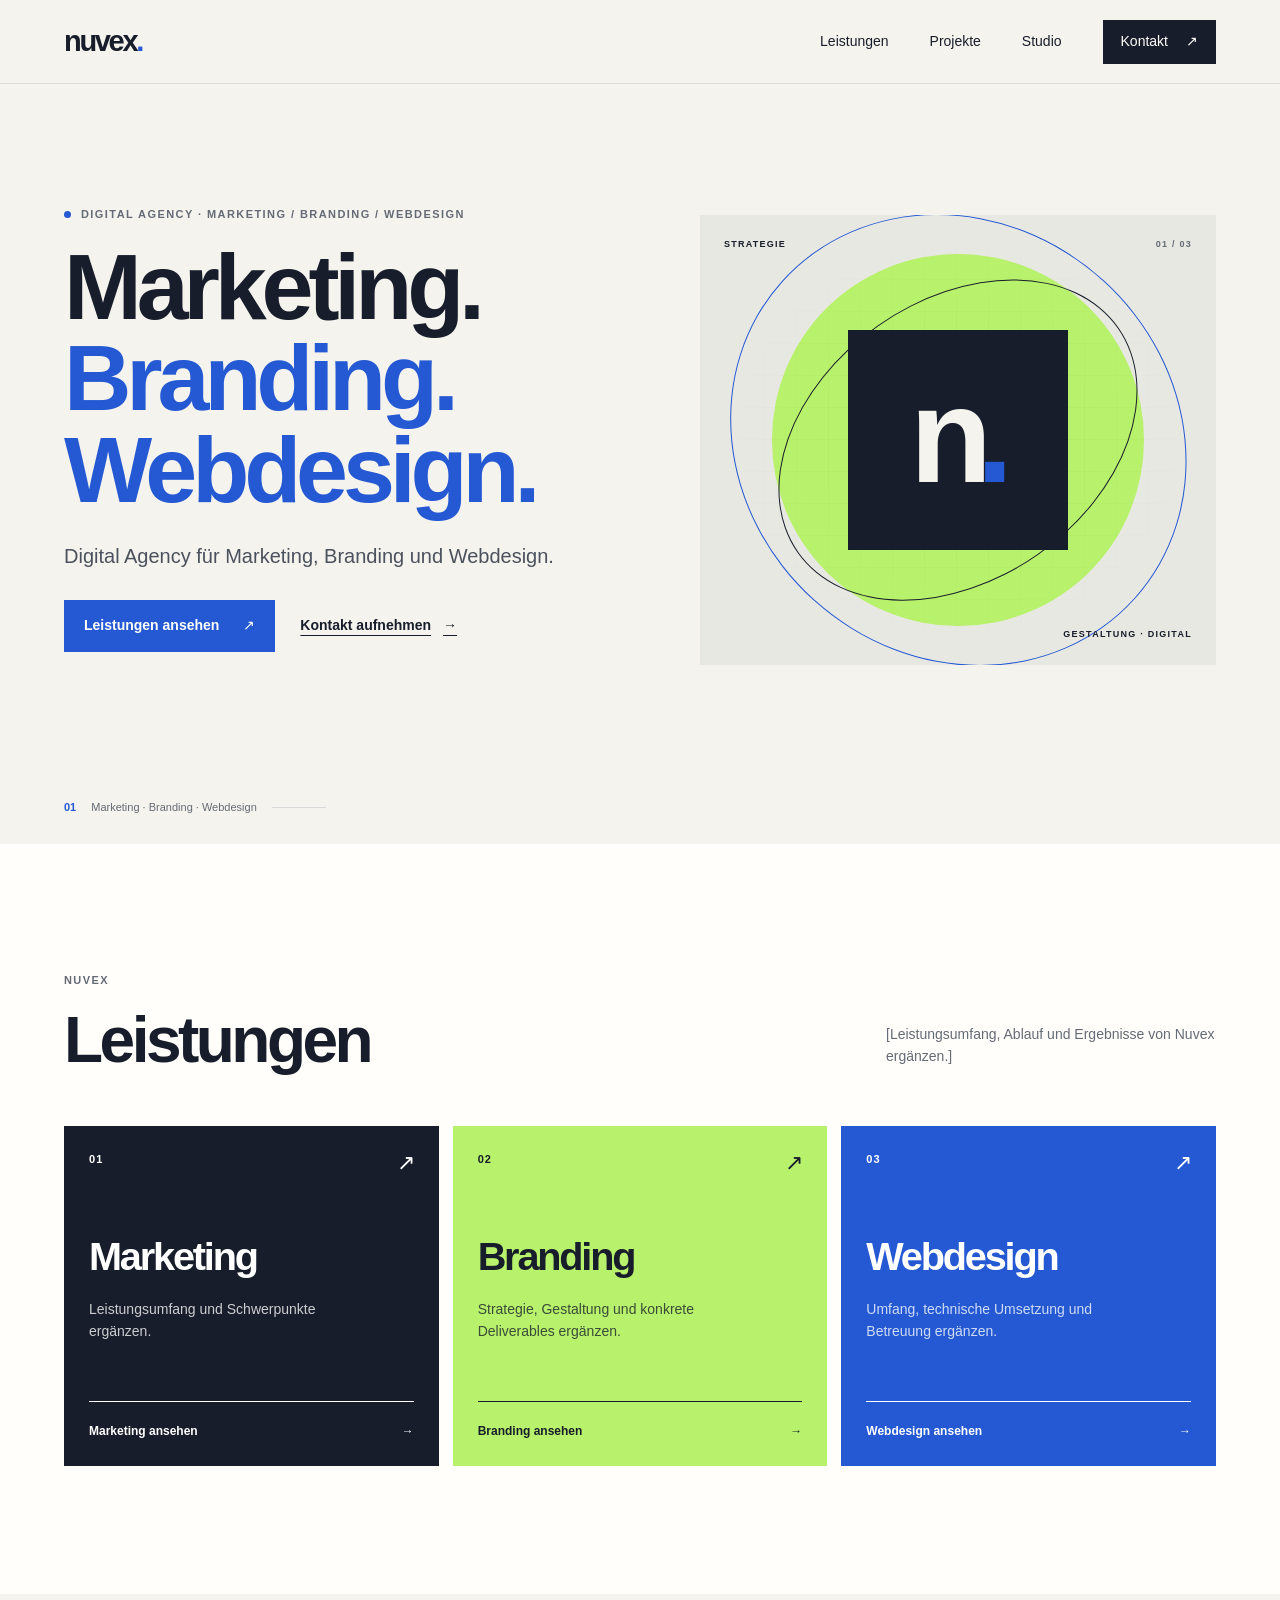
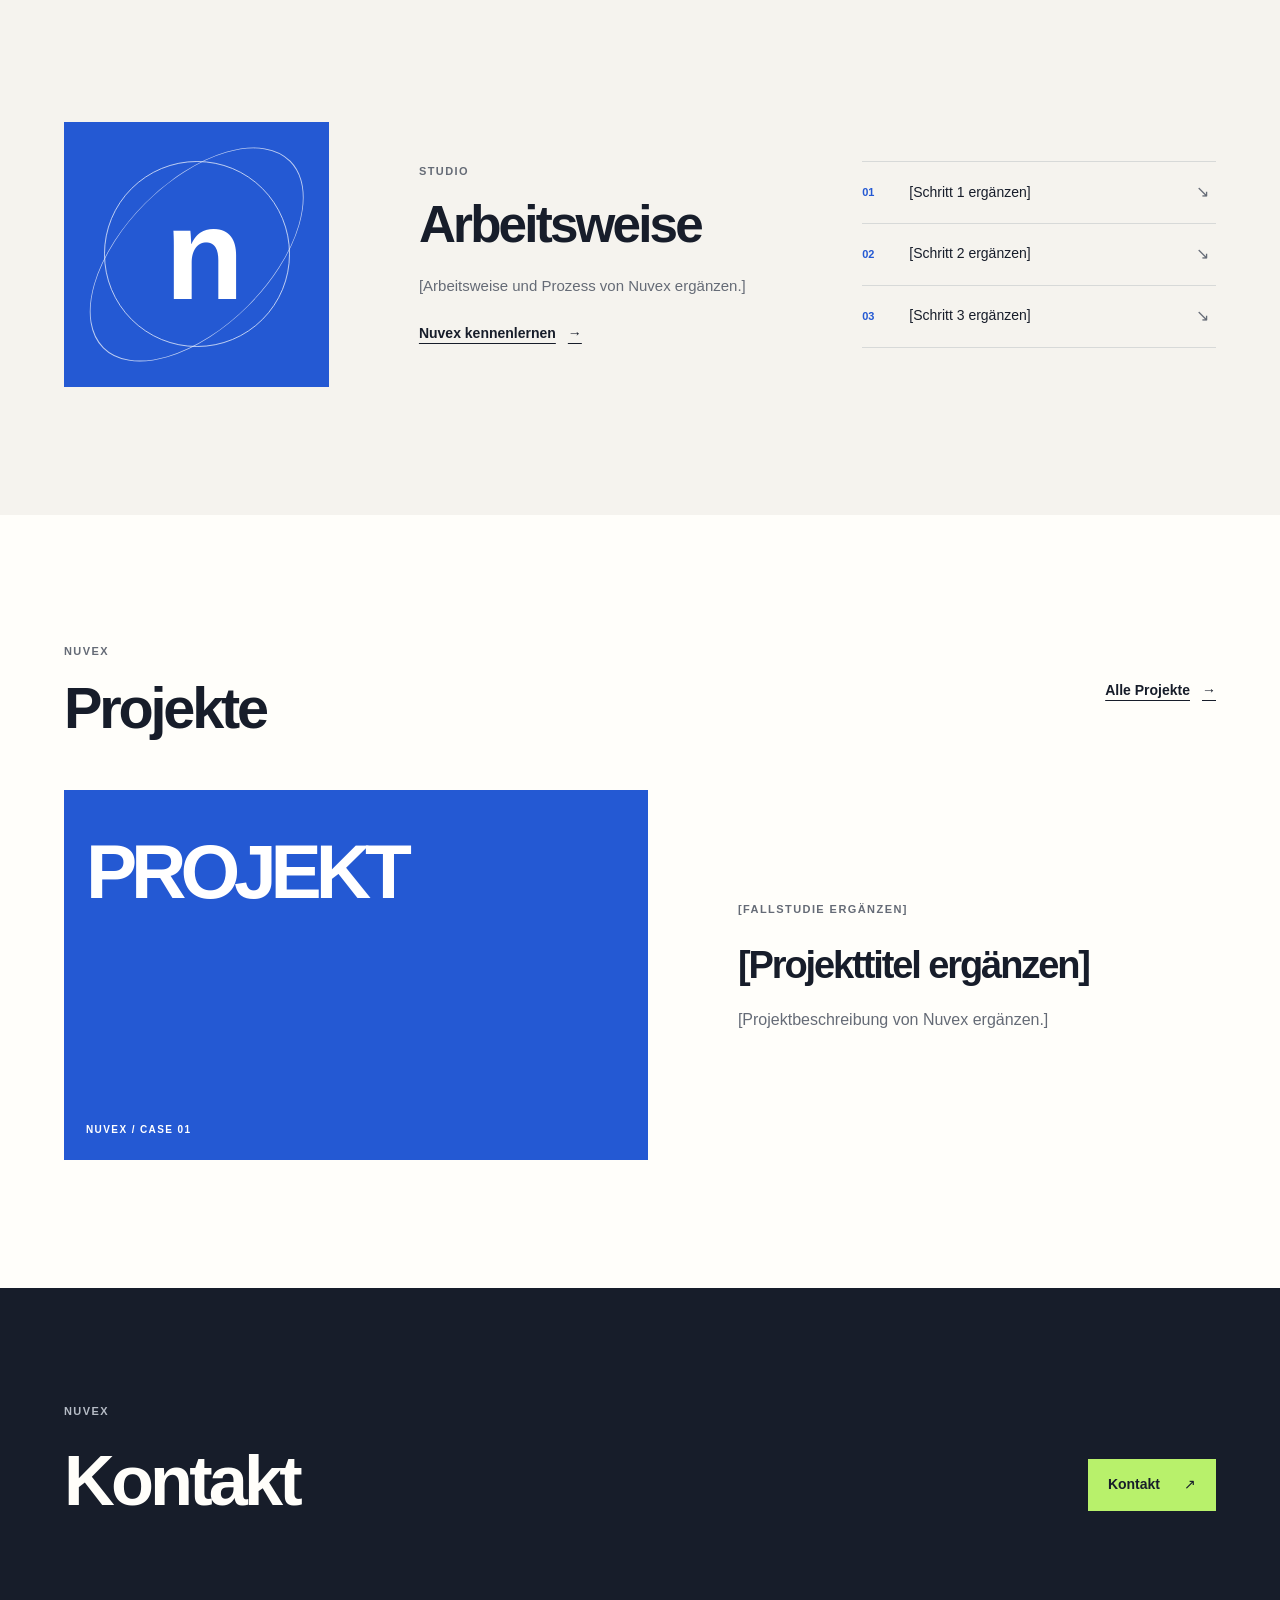
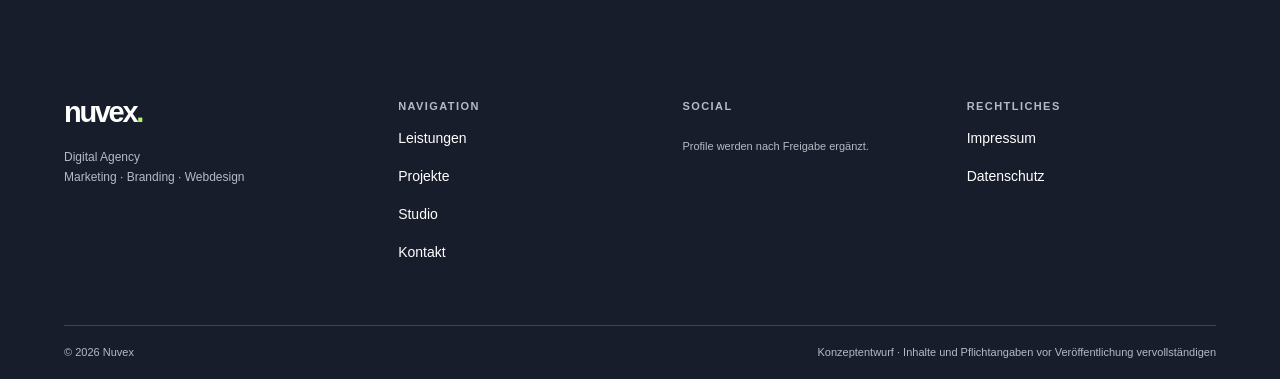
<file: index.html>
<!doctype html>
<html lang="de">
  <head>
    <meta charset="utf-8">
    <meta name="viewport" content="width=device-width, initial-scale=1">
    <meta name="theme-color" content="#171d2a">
    <meta name="description" content="Nuvex — Digital Agency für Marketing, Branding und Webdesign.">
    <title>Nuvex — Marketing, Branding, Webdesign</title>
    <link rel="stylesheet" href="/assets/site.css">
    <script src="/assets/site.js" defer></script>
  </head>
  <body>
    <a class="skip-link" href="#main">Zum Inhalt springen</a>
    <header class="site-header">
      <a class="wordmark" href="/" aria-label="Nuvex – Startseite" aria-current="page">nuvex<span aria-hidden="true">.</span></a>
      <button class="menu-toggle" type="button" aria-expanded="false" aria-controls="primary-nav">
        <span class="menu-toggle__label">Menü</span><span class="menu-toggle__icon" aria-hidden="true"></span>
      </button>
      <nav class="primary-nav" id="primary-nav" aria-label="Hauptnavigation">
        <a href="/leistungen/">Leistungen</a>
        <a href="/projekte/">Projekte</a>
        <a href="/studio/">Studio</a>
        <a class="nav-contact" href="/kontakt/">Kontakt <span aria-hidden="true">↗</span></a>
      </nav>
    </header>
    <main id="main">
      <section class="hero wrap">
        <div class="hero-copy">
          <p class="eyebrow"><span class="status-dot"></span> Digital Agency · Marketing / Branding / Webdesign</p>
          <h1>Marketing.<br><span class="accent-text">Branding.<br>Webdesign.</span></h1>
          <p class="hero-intro">Digital Agency für Marketing, Branding und Webdesign.</p>
          <div class="button-row">
            <a class="button button--primary" href="/leistungen/">Leistungen ansehen <span aria-hidden="true">↗</span></a>
            <a class="text-link" href="/kontakt/">Kontakt aufnehmen <span aria-hidden="true">→</span></a>
          </div>
        </div>
        <div class="hero-art" aria-label="Abstrakte geometrische Nuvex-Grafik" role="img">
          <div class="art-grid"></div>
          <div class="art-orbit art-orbit--one"></div>
          <div class="art-orbit art-orbit--two"></div>
          <div class="art-core"><span>n<span class="accent-text">.</span></span></div>
          <span class="art-label art-label--top">STRATEGIE</span>
          <span class="art-label art-label--bottom">GESTALTUNG · DIGITAL</span>
          <span class="art-index">01 / 03</span>
        </div>
        <div class="hero-footnote"><span>01</span><span>Marketing · Branding · Webdesign</span><span class="line"></span></div>
      </section>

      <section class="section services-section" aria-labelledby="services-title">
        <div class="wrap">
          <div class="section-heading">
            <div><p class="eyebrow">Nuvex</p><h2 id="services-title">Leistungen</h2></div>
            <p class="section-aside">[Leistungsumfang, Ablauf und Ergebnisse von Nuvex ergänzen.]</p>
          </div>
          <div class="service-grid">
            <a class="service-card" href="/leistungen/marketing/">
              <span class="service-card__number">01</span><span class="card-arrow" aria-hidden="true">↗</span>
              <div><h3>Marketing</h3><p>Leistungsumfang und Schwerpunkte ergänzen.</p></div>
              <span class="service-card__link">Marketing ansehen <span aria-hidden="true">→</span></span>
            </a>
            <a class="service-card service-card--lime" href="/leistungen/branding/">
              <span class="service-card__number">02</span><span class="card-arrow" aria-hidden="true">↗</span>
              <div><h3>Branding</h3><p>Strategie, Gestaltung und konkrete Deliverables ergänzen.</p></div>
              <span class="service-card__link">Branding ansehen <span aria-hidden="true">→</span></span>
            </a>
            <a class="service-card service-card--blue" href="/leistungen/webdesign/">
              <span class="service-card__number">03</span><span class="card-arrow" aria-hidden="true">↗</span>
              <div><h3>Webdesign</h3><p>Umfang, technische Umsetzung und Betreuung ergänzen.</p></div>
              <span class="service-card__link">Webdesign ansehen <span aria-hidden="true">→</span></span>
            </a>
          </div>
        </div>
      </section>

      <section class="section feature-section">
        <div class="wrap feature-layout">
          <div class="feature-mark" aria-hidden="true"><span>n</span><i></i><b></b></div>
          <div class="feature-copy">
            <p class="eyebrow">Studio</p>
            <h2>Arbeitsweise</h2>
            <p>[Arbeitsweise und Prozess von Nuvex ergänzen.]</p>
            <a class="text-link" href="/studio/">Nuvex kennenlernen <span aria-hidden="true">→</span></a>
          </div>
          <div class="process-list">
            <div><span>01</span><p>[Schritt 1 ergänzen]</p><span aria-hidden="true">↘</span></div>
            <div><span>02</span><p>[Schritt 2 ergänzen]</p><span aria-hidden="true">↘</span></div>
            <div><span>03</span><p>[Schritt 3 ergänzen]</p><span aria-hidden="true">↘</span></div>
          </div>
        </div>
      </section>

      <section class="section projects-section">
        <div class="wrap">
          <div class="section-heading section-heading--compact">
            <div><p class="eyebrow">Nuvex</p><h2>Projekte</h2></div>
            <a class="text-link" href="/projekte/">Alle Projekte <span aria-hidden="true">→</span></a>
          </div>
          <div class="project-placeholder">
            <div class="project-placeholder__visual" aria-hidden="true"><span>PROJEKT</span><span>NUVEX / CASE 01</span></div>
            <div><p class="eyebrow">[Fallstudie ergänzen]</p><h3>[Projekttitel ergänzen]</h3><p>[Projektbeschreibung von Nuvex ergänzen.]</p></div>
          </div>
        </div>
      </section>

      <section class="contact-band">
        <div class="wrap contact-band__inner">
          <p class="eyebrow">Nuvex</p><h2>Kontakt</h2>
          <a class="button button--light" href="/kontakt/">Kontakt <span aria-hidden="true">↗</span></a>
        </div>
      </section>
    </main>
    <footer class="site-footer">
      <div class="wrap footer-main">
        <div><a class="wordmark wordmark--footer" href="/">nuvex<span>.</span></a><p class="footer-caption">Digital Agency<br>Marketing · Branding · Webdesign</p></div>
        <div class="footer-col"><p class="eyebrow">Navigation</p><a href="/leistungen/">Leistungen</a><a href="/projekte/">Projekte</a><a href="/studio/">Studio</a><a href="/kontakt/">Kontakt</a></div>
        <div class="footer-col"><p class="eyebrow">Social</p><div class="social-links" data-social-links></div><a class="discord-link" data-discord hidden>Discord <span aria-hidden="true">↗</span></a><p class="footer-note" data-social-missing>Profile werden nach Freigabe ergänzt.</p></div>
        <div class="footer-col footer-col--legal"><p class="eyebrow">Rechtliches</p><a href="/impressum/">Impressum</a><a href="/datenschutz/">Datenschutz</a></div>
      </div>
      <div class="wrap footer-bottom"><span>© <span data-year>2026</span> Nuvex</span><span>Konzeptentwurf · Inhalte und Pflichtangaben vor Veröffentlichung vervollständigen</span></div>
    </footer>
  </body>
</html>
</file>
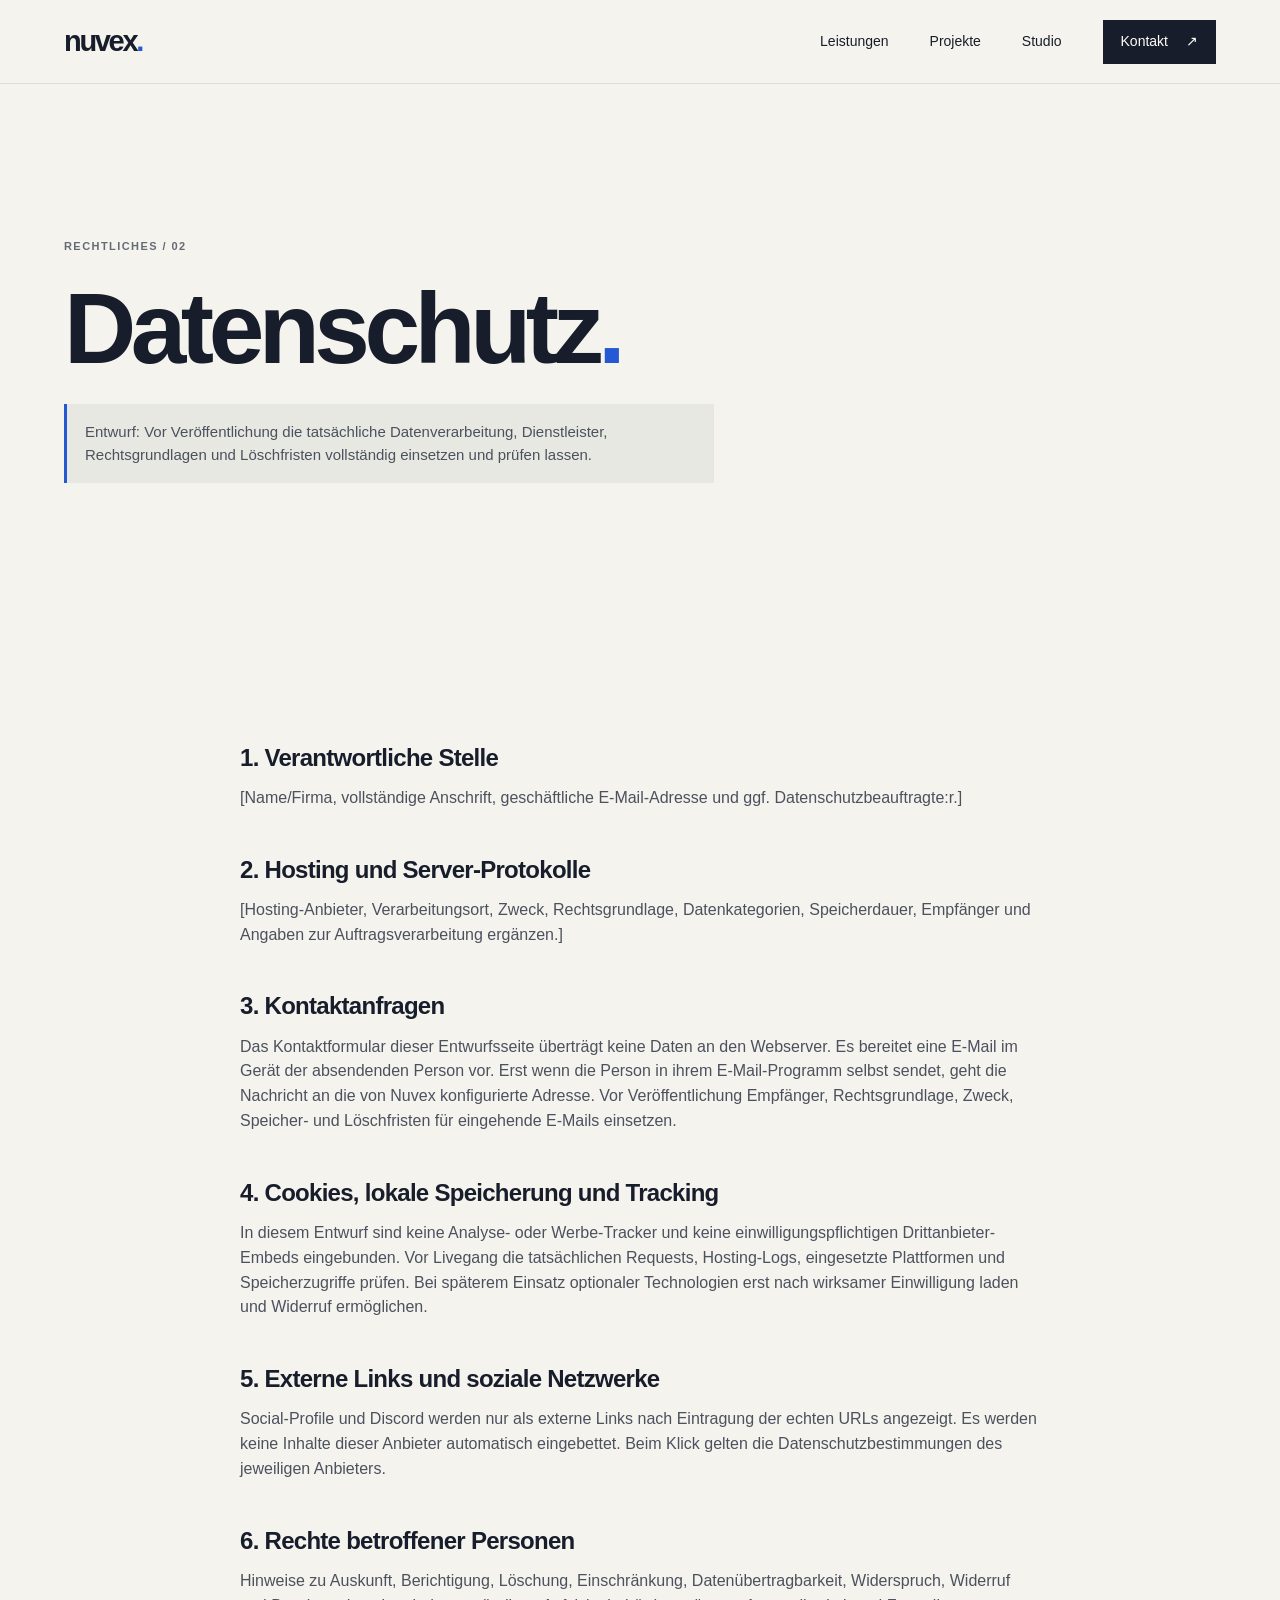
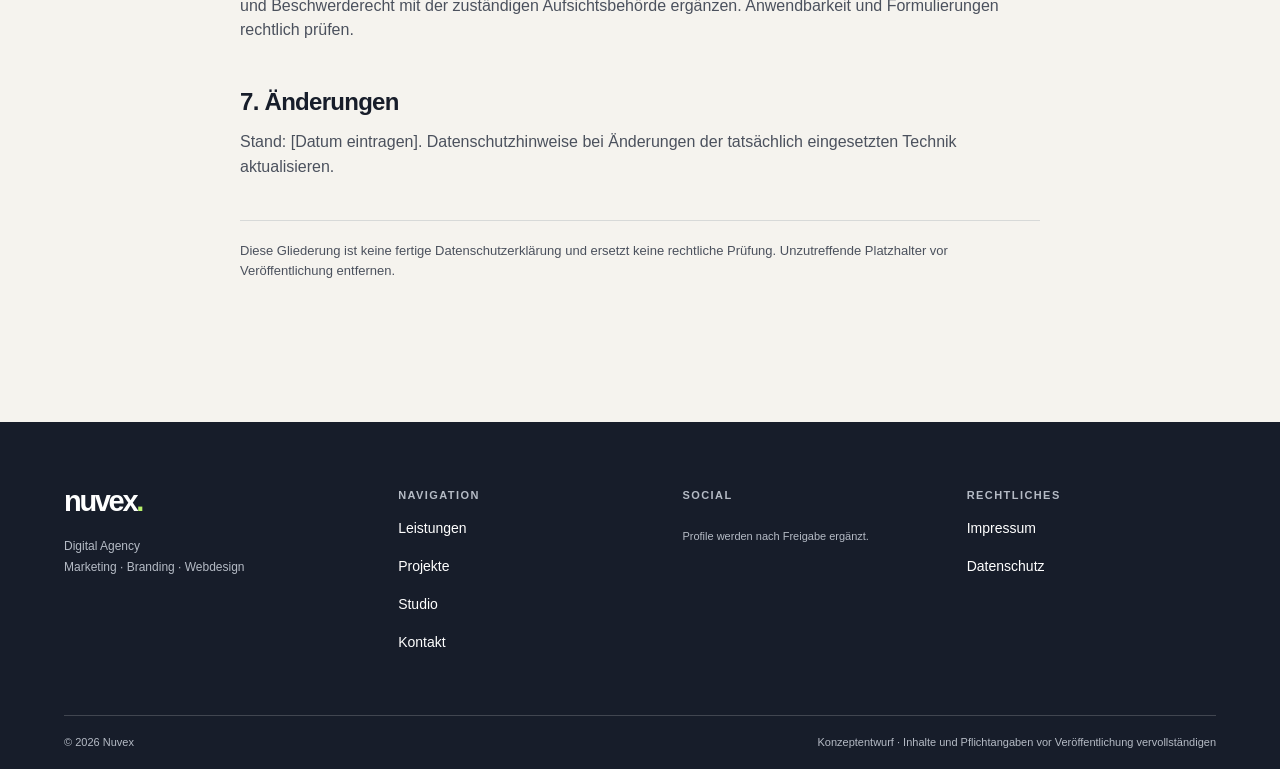
<file: datenschutz/index.html>
<!doctype html>
<html lang="de">
  <head><meta charset="utf-8"><meta name="viewport" content="width=device-width, initial-scale=1"><meta name="theme-color" content="#171d2a"><meta name="description" content="Datenschutzhinweise von Nuvex."><title>Datenschutz — Nuvex</title><link rel="stylesheet" href="/assets/site.css"><script src="/assets/site.js" defer></script></head>
  <body><a class="skip-link" href="#main">Zum Inhalt springen</a><header class="site-header"><a class="wordmark" href="/" aria-label="Nuvex – Startseite">nuvex<span>.</span></a><button class="menu-toggle" type="button" aria-expanded="false" aria-controls="primary-nav"><span class="menu-toggle__label">Menü</span><span class="menu-toggle__icon" aria-hidden="true"></span></button><nav class="primary-nav" id="primary-nav" aria-label="Hauptnavigation"><a href="/leistungen/">Leistungen</a><a href="/projekte/">Projekte</a><a href="/studio/">Studio</a><a class="nav-contact" href="/kontakt/">Kontakt <span aria-hidden="true">↗</span></a></nav></header>
    <main id="main"><section class="page-hero page-hero--legal wrap"><p class="eyebrow">Rechtliches / 02</p><h1>Datenschutz<span class="accent-text">.</span></h1><p class="page-intro legal-alert">Entwurf: Vor Veröffentlichung die tatsächliche Datenverarbeitung, Dienstleister, Rechtsgrundlagen und Löschfristen vollständig einsetzen und prüfen lassen.</p></section>
      <section class="section"><div class="wrap legal-content">
        <section><h2>1. Verantwortliche Stelle</h2><p>[Name/Firma, vollständige Anschrift, geschäftliche E-Mail-Adresse und ggf. Datenschutzbeauftragte:r.]</p></section>
        <section><h2>2. Hosting und Server-Protokolle</h2><p>[Hosting-Anbieter, Verarbeitungsort, Zweck, Rechtsgrundlage, Datenkategorien, Speicherdauer, Empfänger und Angaben zur Auftragsverarbeitung ergänzen.]</p></section>
        <section><h2>3. Kontaktanfragen</h2><p>Das Kontaktformular dieser Entwurfsseite überträgt keine Daten an den Webserver. Es bereitet eine E-Mail im Gerät der absendenden Person vor. Erst wenn die Person in ihrem E-Mail-Programm selbst sendet, geht die Nachricht an die von Nuvex konfigurierte Adresse. Vor Veröffentlichung Empfänger, Rechtsgrundlage, Zweck, Speicher- und Löschfristen für eingehende E-Mails einsetzen.</p></section>
        <section><h2>4. Cookies, lokale Speicherung und Tracking</h2><p>In diesem Entwurf sind keine Analyse- oder Werbe-Tracker und keine einwilligungspflichtigen Drittanbieter-Embeds eingebunden. Vor Livegang die tatsächlichen Requests, Hosting-Logs, eingesetzte Plattformen und Speicherzugriffe prüfen. Bei späterem Einsatz optionaler Technologien erst nach wirksamer Einwilligung laden und Widerruf ermöglichen.</p></section>
        <section><h2>5. Externe Links und soziale Netzwerke</h2><p>Social-Profile und Discord werden nur als externe Links nach Eintragung der echten URLs angezeigt. Es werden keine Inhalte dieser Anbieter automatisch eingebettet. Beim Klick gelten die Datenschutzbestimmungen des jeweiligen Anbieters.</p></section>
        <section><h2>6. Rechte betroffener Personen</h2><p>Hinweise zu Auskunft, Berichtigung, Löschung, Einschränkung, Datenübertragbarkeit, Widerspruch, Widerruf und Beschwerderecht mit der zuständigen Aufsichtsbehörde ergänzen. Anwendbarkeit und Formulierungen rechtlich prüfen.</p></section>
        <section><h2>7. Änderungen</h2><p>Stand: [Datum eintragen]. Datenschutzhinweise bei Änderungen der tatsächlich eingesetzten Technik aktualisieren.</p></section>
        <p class="legal-footnote">Diese Gliederung ist keine fertige Datenschutzerklärung und ersetzt keine rechtliche Prüfung. Unzutreffende Platzhalter vor Veröffentlichung entfernen.</p>
      </div></section></main>
    <footer class="site-footer"><div class="wrap footer-main"><div><a class="wordmark wordmark--footer" href="/">nuvex<span>.</span></a><p class="footer-caption">Digital Agency<br>Marketing · Branding · Webdesign</p></div><div class="footer-col"><p class="eyebrow">Navigation</p><a href="/leistungen/">Leistungen</a><a href="/projekte/">Projekte</a><a href="/studio/">Studio</a><a href="/kontakt/">Kontakt</a></div><div class="footer-col"><p class="eyebrow">Social</p><div class="social-links" data-social-links></div><a class="discord-link" data-discord hidden>Discord <span aria-hidden="true">↗</span></a><p class="footer-note">Profile werden nach Freigabe ergänzt.</p></div><div class="footer-col footer-col--legal"><p class="eyebrow">Rechtliches</p><a href="/impressum/">Impressum</a><a href="/datenschutz/">Datenschutz</a></div></div><div class="wrap footer-bottom"><span>© <span data-year>2026</span> Nuvex</span><span>Konzeptentwurf · Inhalte und Pflichtangaben vor Veröffentlichung vervollständigen</span></div></footer>
  </body>
</html>
</file>
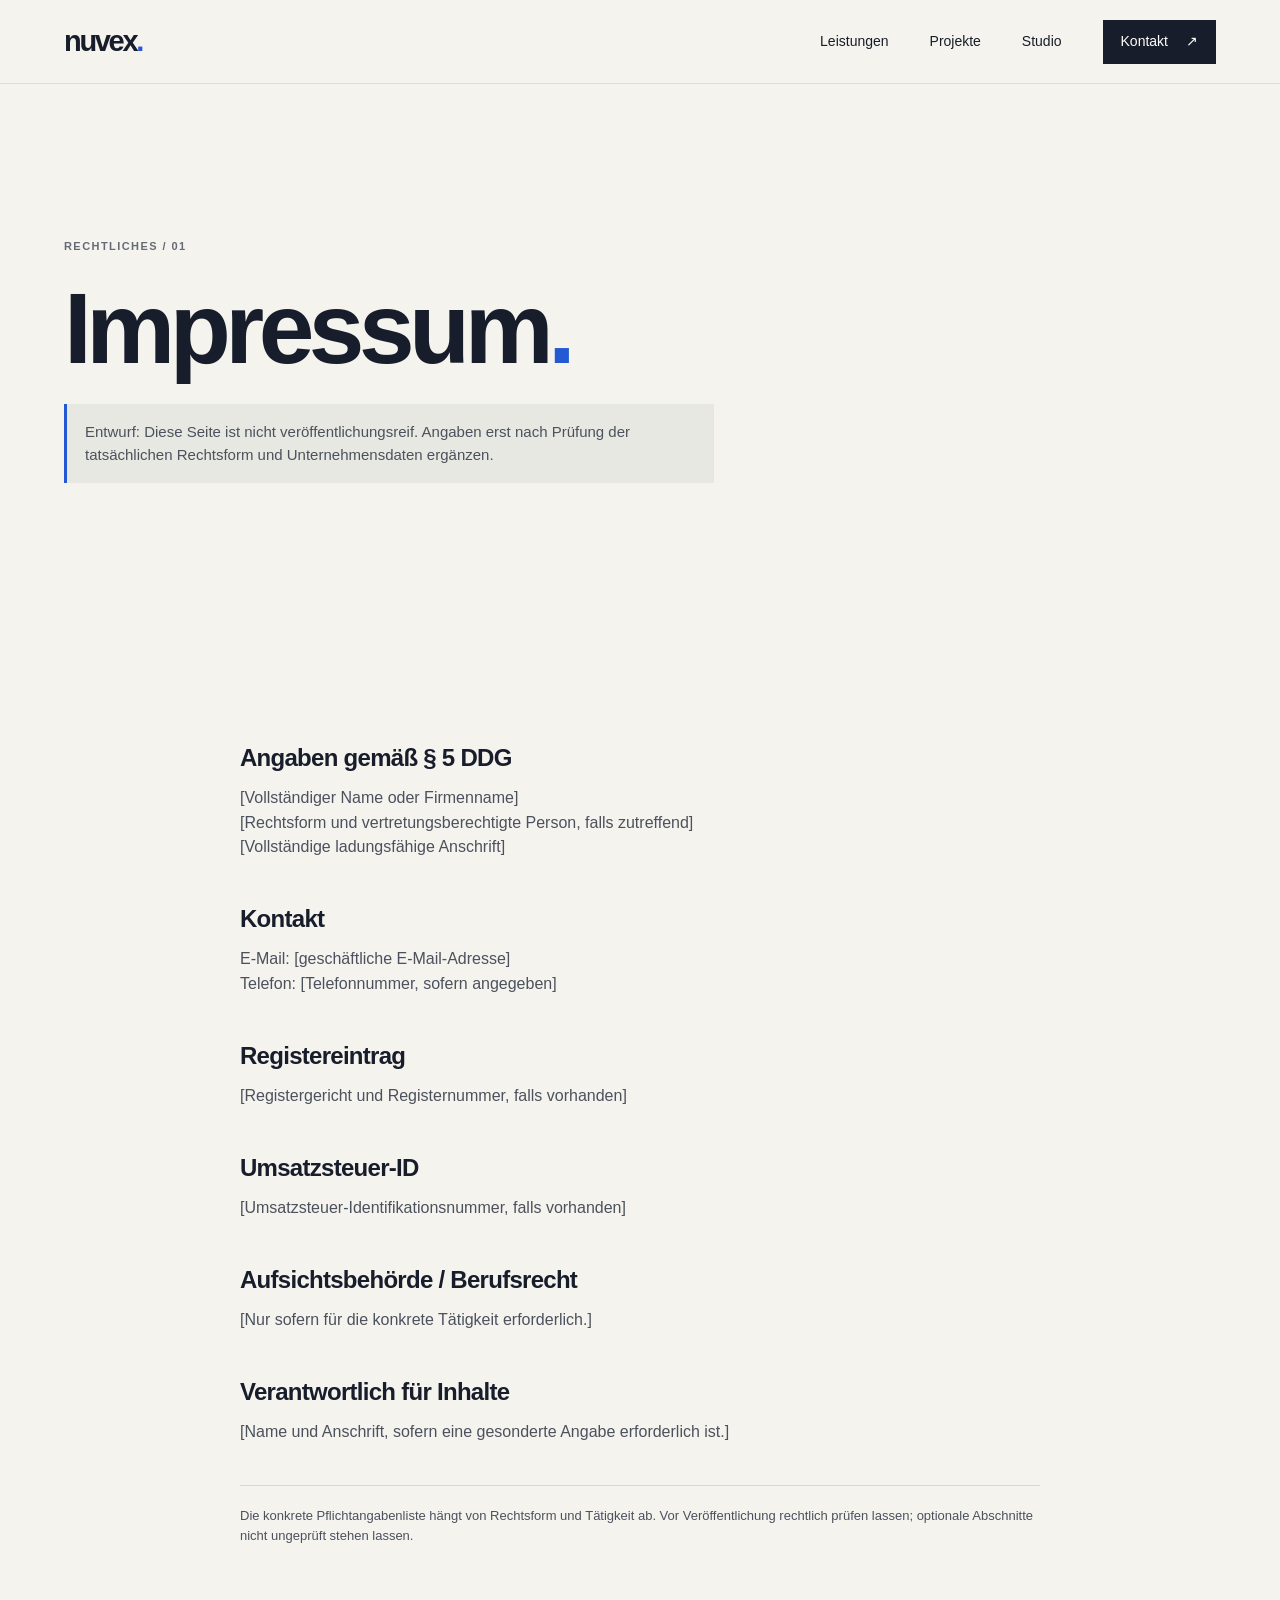
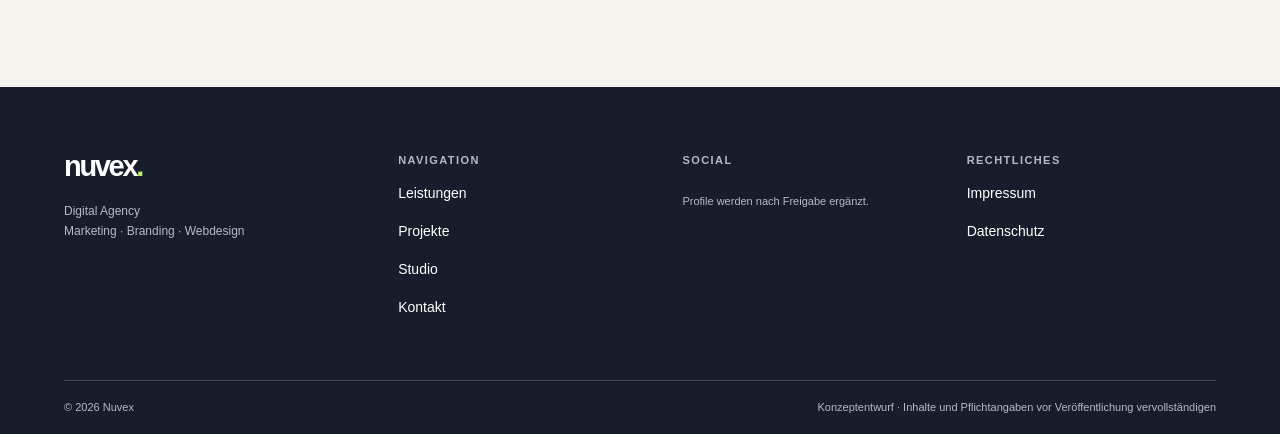
<file: impressum/index.html>
<!doctype html>
<html lang="de">
  <head><meta charset="utf-8"><meta name="viewport" content="width=device-width, initial-scale=1"><meta name="theme-color" content="#171d2a"><meta name="description" content="Impressum von Nuvex."><title>Impressum — Nuvex</title><link rel="stylesheet" href="/assets/site.css"><script src="/assets/site.js" defer></script></head>
  <body><a class="skip-link" href="#main">Zum Inhalt springen</a><header class="site-header"><a class="wordmark" href="/" aria-label="Nuvex – Startseite">nuvex<span>.</span></a><button class="menu-toggle" type="button" aria-expanded="false" aria-controls="primary-nav"><span class="menu-toggle__label">Menü</span><span class="menu-toggle__icon" aria-hidden="true"></span></button><nav class="primary-nav" id="primary-nav" aria-label="Hauptnavigation"><a href="/leistungen/">Leistungen</a><a href="/projekte/">Projekte</a><a href="/studio/">Studio</a><a class="nav-contact" href="/kontakt/">Kontakt <span aria-hidden="true">↗</span></a></nav></header>
    <main id="main"><section class="page-hero page-hero--legal wrap"><p class="eyebrow">Rechtliches / 01</p><h1>Impressum<span class="accent-text">.</span></h1><p class="page-intro legal-alert">Entwurf: Diese Seite ist nicht veröffentlichungsreif. Angaben erst nach Prüfung der tatsächlichen Rechtsform und Unternehmensdaten ergänzen.</p></section>
      <section class="section"><div class="wrap legal-content"><section><h2>Angaben gemäß § 5 DDG</h2><p>[Vollständiger Name oder Firmenname]<br>[Rechtsform und vertretungsberechtigte Person, falls zutreffend]<br>[Vollständige ladungsfähige Anschrift]</p></section><section><h2>Kontakt</h2><p>E-Mail: [geschäftliche E-Mail-Adresse]<br>Telefon: [Telefonnummer, sofern angegeben]</p></section><section><h2>Registereintrag</h2><p>[Registergericht und Registernummer, falls vorhanden]</p></section><section><h2>Umsatzsteuer-ID</h2><p>[Umsatzsteuer-Identifikationsnummer, falls vorhanden]</p></section><section><h2>Aufsichtsbehörde / Berufsrecht</h2><p>[Nur sofern für die konkrete Tätigkeit erforderlich.]</p></section><section><h2>Verantwortlich für Inhalte</h2><p>[Name und Anschrift, sofern eine gesonderte Angabe erforderlich ist.]</p></section><p class="legal-footnote">Die konkrete Pflichtangabenliste hängt von Rechtsform und Tätigkeit ab. Vor Veröffentlichung rechtlich prüfen lassen; optionale Abschnitte nicht ungeprüft stehen lassen.</p></div></section></main>
    <footer class="site-footer"><div class="wrap footer-main"><div><a class="wordmark wordmark--footer" href="/">nuvex<span>.</span></a><p class="footer-caption">Digital Agency<br>Marketing · Branding · Webdesign</p></div><div class="footer-col"><p class="eyebrow">Navigation</p><a href="/leistungen/">Leistungen</a><a href="/projekte/">Projekte</a><a href="/studio/">Studio</a><a href="/kontakt/">Kontakt</a></div><div class="footer-col"><p class="eyebrow">Social</p><div class="social-links" data-social-links></div><a class="discord-link" data-discord hidden>Discord <span aria-hidden="true">↗</span></a><p class="footer-note">Profile werden nach Freigabe ergänzt.</p></div><div class="footer-col footer-col--legal"><p class="eyebrow">Rechtliches</p><a href="/impressum/">Impressum</a><a href="/datenschutz/">Datenschutz</a></div></div><div class="wrap footer-bottom"><span>© <span data-year>2026</span> Nuvex</span><span>Konzeptentwurf · Inhalte und Pflichtangaben vor Veröffentlichung vervollständigen</span></div></footer>
  </body>
</html>
</file>
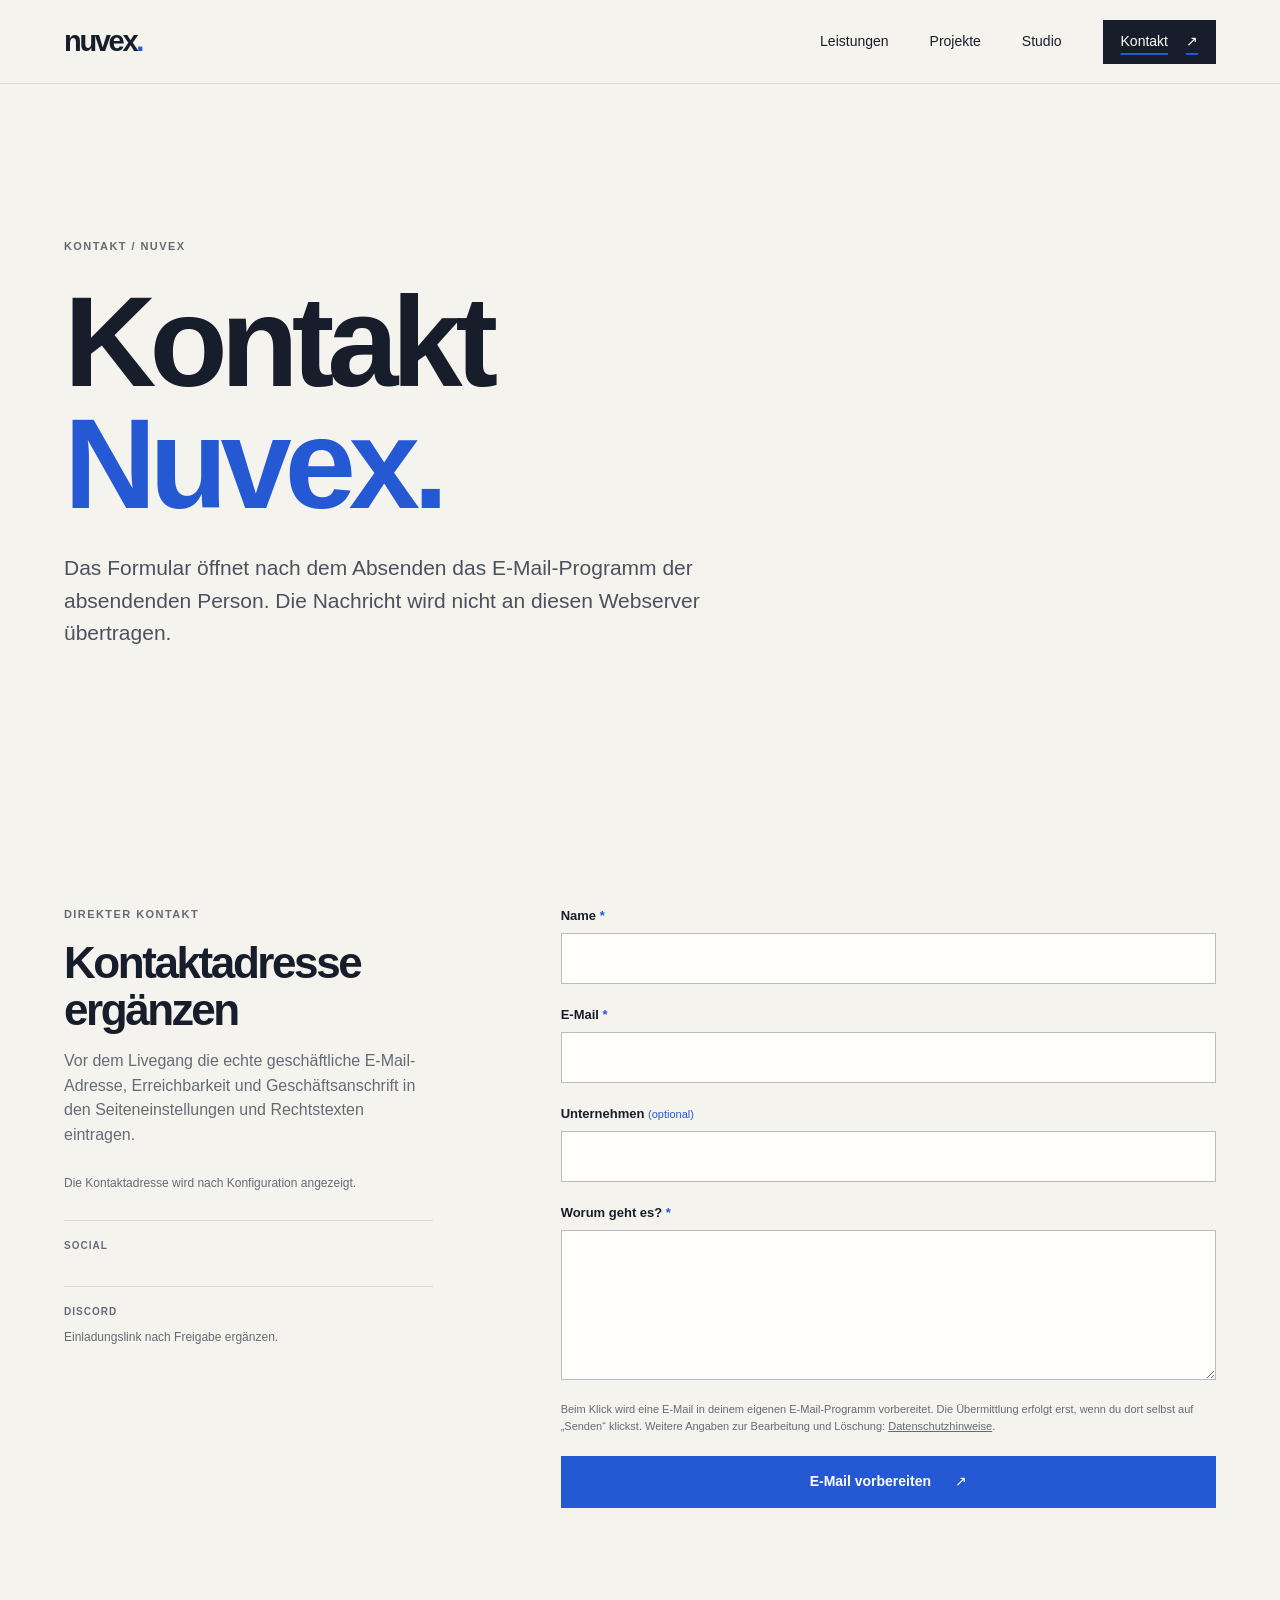
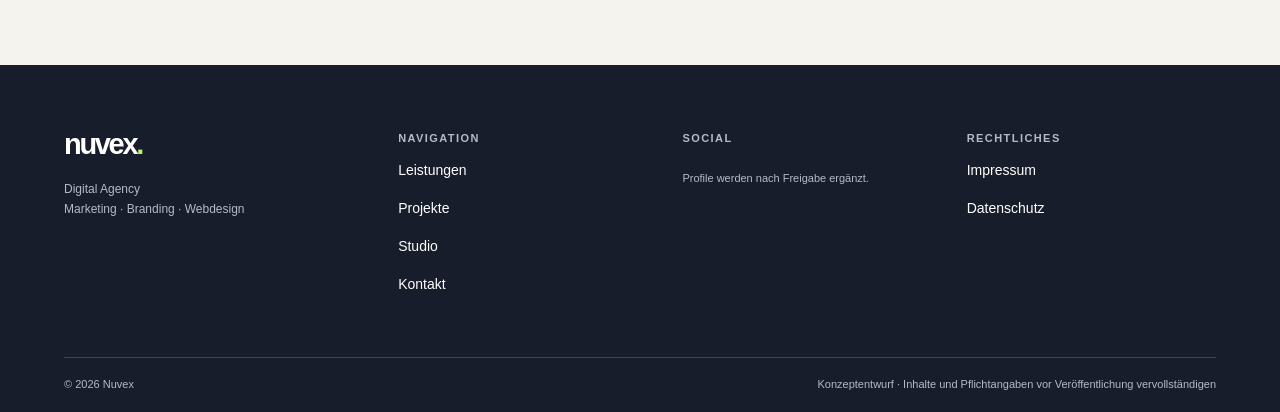
<file: kontakt/index.html>
<!doctype html>
<html lang="de">
  <head><meta charset="utf-8"><meta name="viewport" content="width=device-width, initial-scale=1"><meta name="theme-color" content="#171d2a"><meta name="description" content="Kontakt zu Nuvex."><title>Kontakt — Nuvex</title><link rel="stylesheet" href="/assets/site.css"><script src="/assets/site.js" defer></script></head>
  <body><a class="skip-link" href="#main">Zum Inhalt springen</a><header class="site-header"><a class="wordmark" href="/" aria-label="Nuvex – Startseite">nuvex<span>.</span></a><button class="menu-toggle" type="button" aria-expanded="false" aria-controls="primary-nav"><span class="menu-toggle__label">Menü</span><span class="menu-toggle__icon" aria-hidden="true"></span></button><nav class="primary-nav" id="primary-nav" aria-label="Hauptnavigation"><a href="/leistungen/">Leistungen</a><a href="/projekte/">Projekte</a><a href="/studio/">Studio</a><a aria-current="page" class="nav-contact" href="/kontakt/">Kontakt <span aria-hidden="true">↗</span></a></nav></header>
    <main id="main"><section class="page-hero page-hero--contact wrap"><p class="eyebrow">Kontakt / Nuvex</p><h1>Kontakt<br><span class="accent-text">Nuvex.</span></h1><p class="page-intro">Das Formular öffnet nach dem Absenden das E-Mail-Programm der absendenden Person. Die Nachricht wird nicht an diesen Webserver übertragen.</p></section>
      <section class="section"><div class="wrap contact-layout"><div class="contact-info"><p class="eyebrow">Direkter Kontakt</p><h2>Kontaktadresse ergänzen</h2><p>Vor dem Livegang die echte geschäftliche E-Mail-Adresse, Erreichbarkeit und Geschäftsanschrift in den Seiteneinstellungen und Rechtstexten eintragen.</p><p class="contact-email"><a data-contact-email hidden></a><span data-contact-missing>Die Kontaktadresse wird nach Konfiguration angezeigt.</span></p><div class="contact-info__block"><span>Social</span><div class="social-links" data-social-links></div></div><div class="contact-info__block"><span>Discord</span><a class="discord-link" data-discord hidden>Discord öffnen <span aria-hidden="true">↗</span></a><span data-discord-missing>Einladungslink nach Freigabe ergänzen.</span></div></div>
        <form class="contact-form" data-contact-form>
          <div class="form-row"><label for="name">Name <span aria-hidden="true">*</span></label><input id="name" name="name" autocomplete="name" required maxlength="120"></div>
          <div class="form-row"><label for="email">E-Mail <span aria-hidden="true">*</span></label><input id="email" name="email" type="email" autocomplete="email" required maxlength="254"></div>
          <div class="form-row"><label for="company">Unternehmen <span class="optional">(optional)</span></label><input id="company" name="company" autocomplete="organization" maxlength="160"></div>
          <div class="form-row"><label for="message">Worum geht es? <span aria-hidden="true">*</span></label><textarea id="message" name="message" rows="5" required maxlength="1800"></textarea></div>
          <p class="form-privacy">Beim Klick wird eine E-Mail in deinem eigenen E-Mail-Programm vorbereitet. Die Übermittlung erfolgt erst, wenn du dort selbst auf „Senden“ klickst. Weitere Angaben zur Bearbeitung und Löschung: <a href="/datenschutz/">Datenschutzhinweise</a>.</p>
          <button class="button button--primary" type="submit">E-Mail vorbereiten <span aria-hidden="true">↗</span></button>
          <p class="form-status" role="status" aria-live="polite"></p>
        </form>
      </div></section>
    </main>
    <footer class="site-footer"><div class="wrap footer-main"><div><a class="wordmark wordmark--footer" href="/">nuvex<span>.</span></a><p class="footer-caption">Digital Agency<br>Marketing · Branding · Webdesign</p></div><div class="footer-col"><p class="eyebrow">Navigation</p><a href="/leistungen/">Leistungen</a><a href="/projekte/">Projekte</a><a href="/studio/">Studio</a><a href="/kontakt/">Kontakt</a></div><div class="footer-col"><p class="eyebrow">Social</p><div class="social-links" data-social-links></div><a class="discord-link" data-discord hidden>Discord <span aria-hidden="true">↗</span></a><p class="footer-note">Profile werden nach Freigabe ergänzt.</p></div><div class="footer-col footer-col--legal"><p class="eyebrow">Rechtliches</p><a href="/impressum/">Impressum</a><a href="/datenschutz/">Datenschutz</a></div></div><div class="wrap footer-bottom"><span>© <span data-year>2026</span> Nuvex</span><span>Konzeptentwurf · Inhalte und Pflichtangaben vor Veröffentlichung vervollständigen</span></div></footer>
  </body>
</html>
</file>
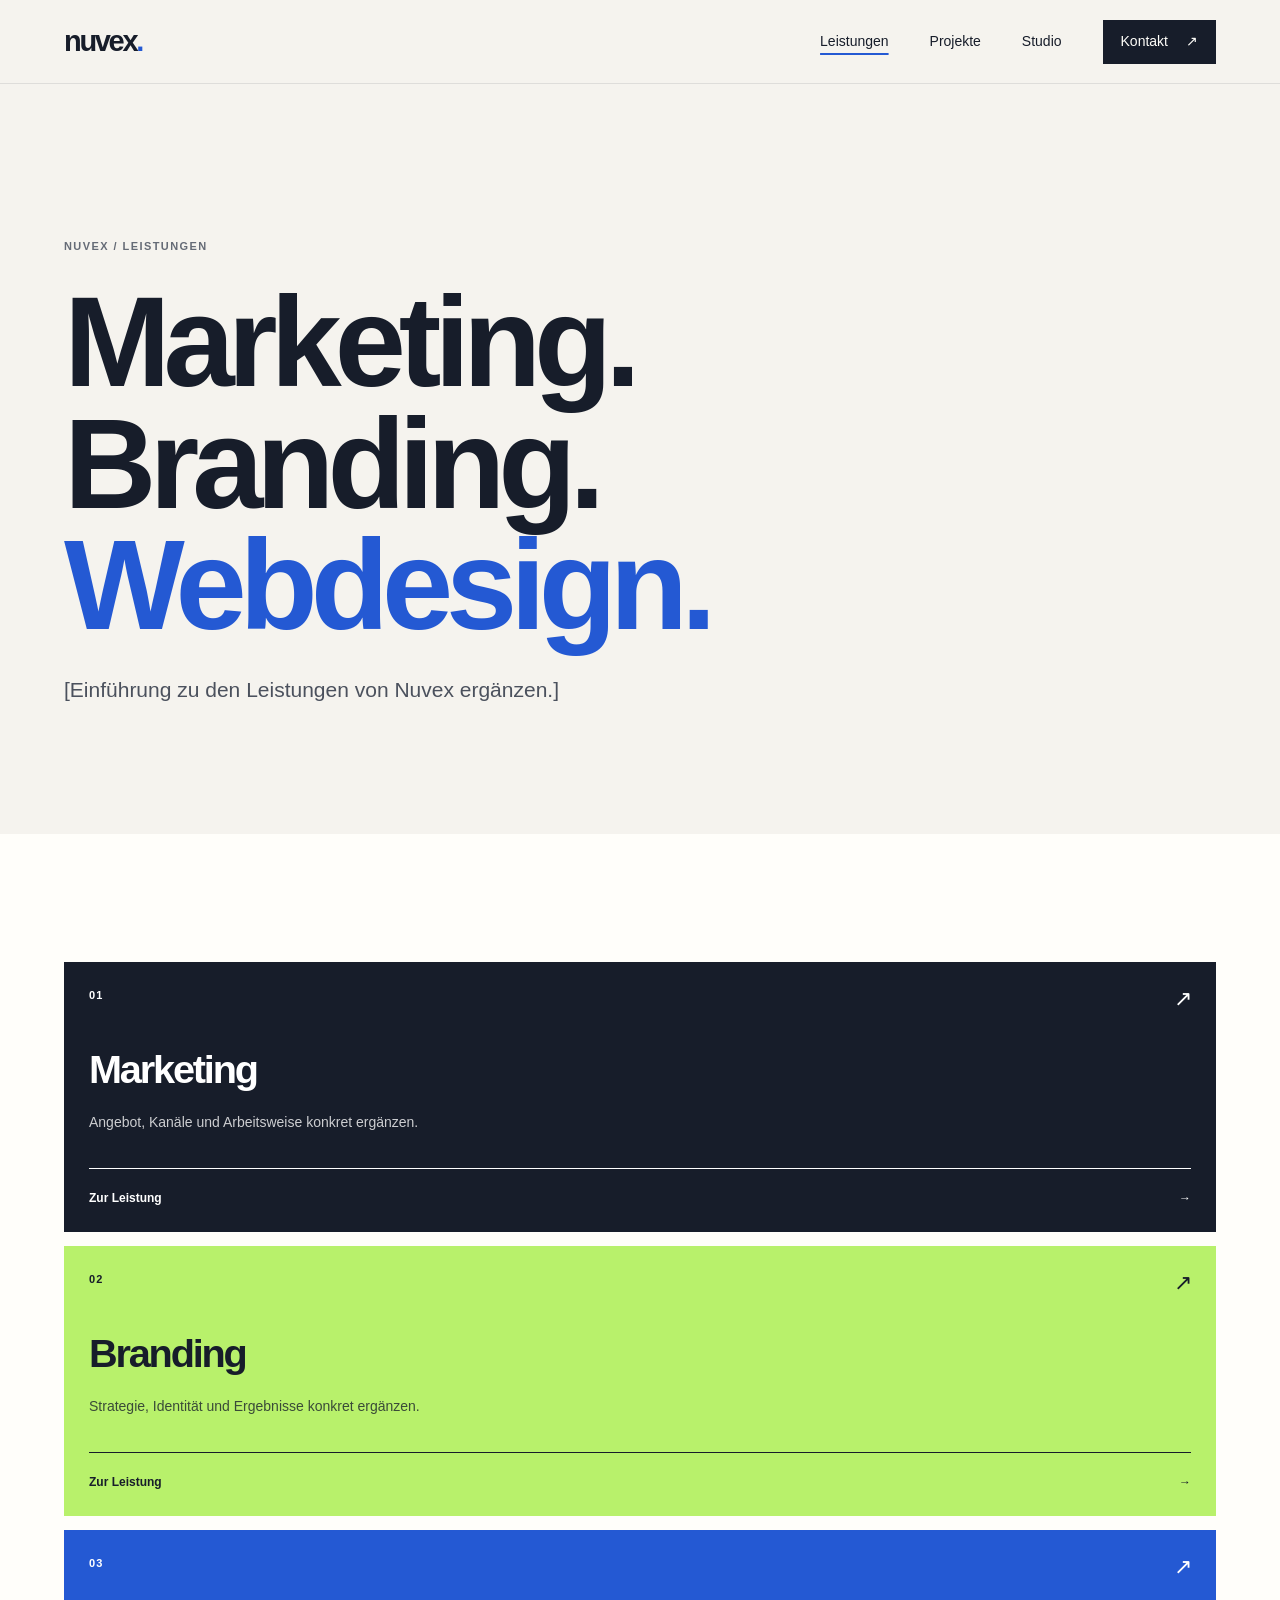
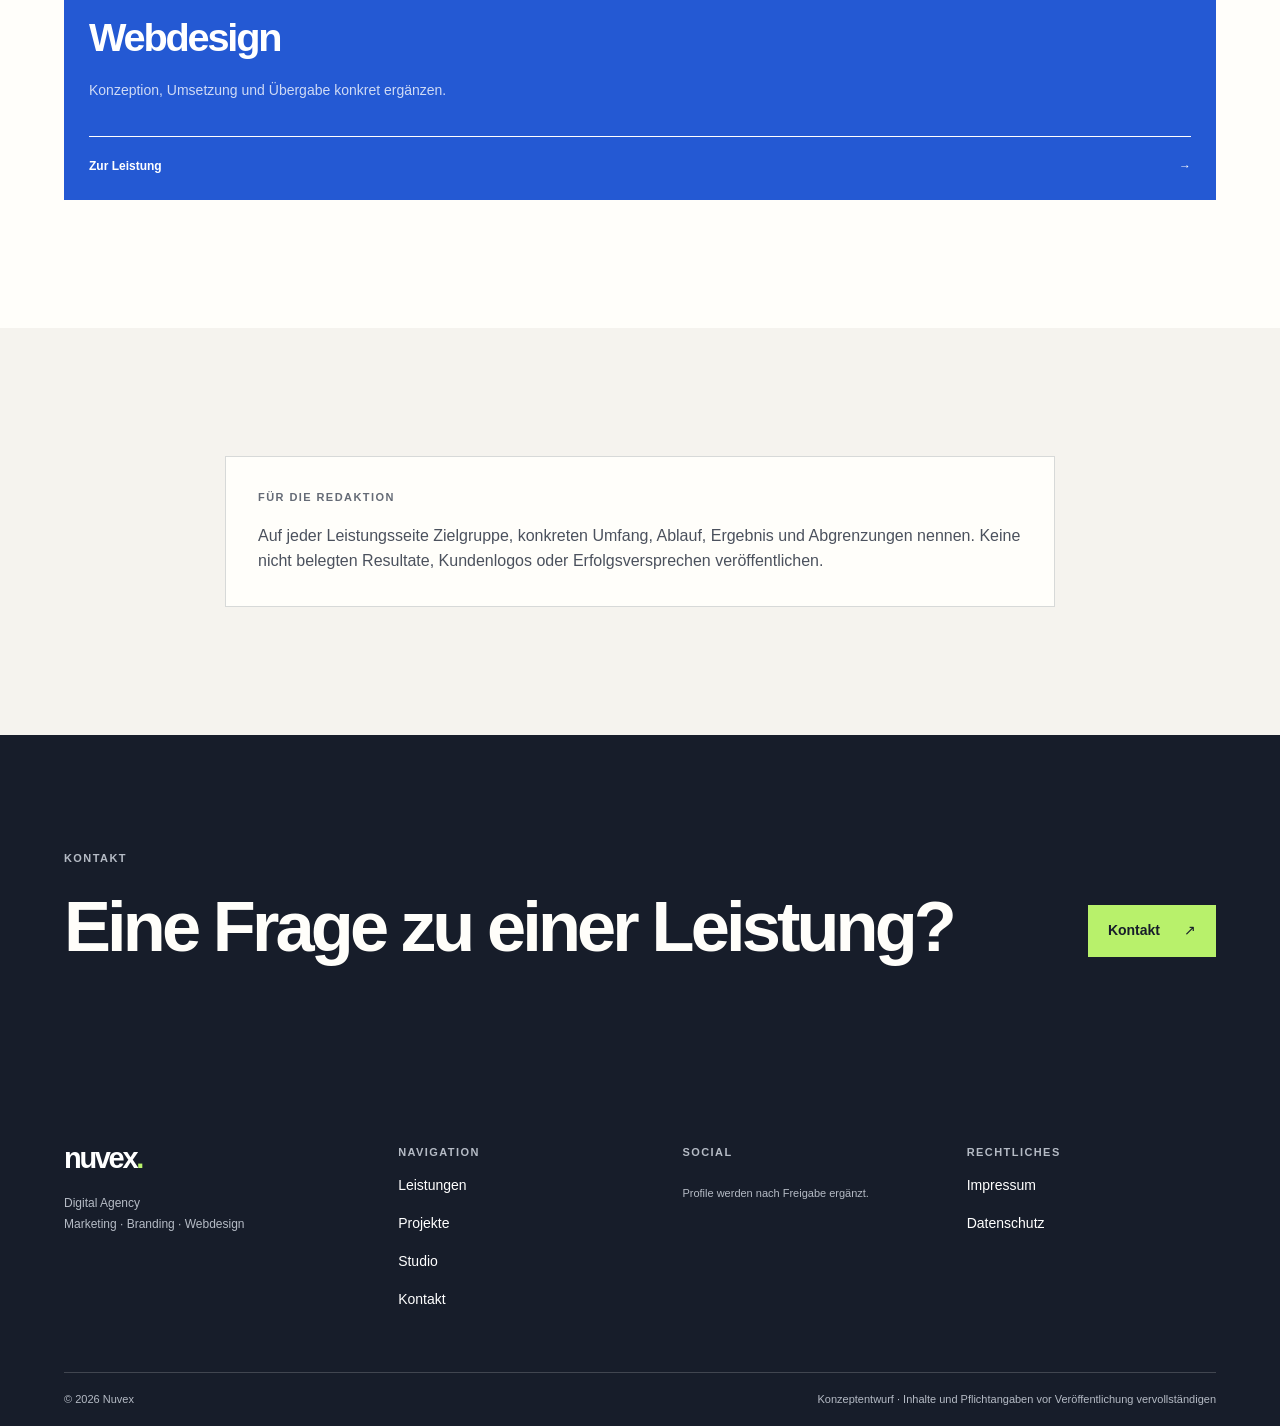
<file: leistungen/index.html>
<!doctype html>
<html lang="de">
  <head>
    <meta charset="utf-8"><meta name="viewport" content="width=device-width, initial-scale=1"><meta name="theme-color" content="#171d2a">
    <meta name="description" content="Marketing, Branding und Webdesign bei Nuvex."><title>Leistungen — Nuvex</title>
    <link rel="stylesheet" href="/assets/site.css"><script src="/assets/site.js" defer></script>
  </head>
  <body><a class="skip-link" href="#main">Zum Inhalt springen</a>
    <header class="site-header"><a class="wordmark" href="/" aria-label="Nuvex – Startseite">nuvex<span>.</span></a><button class="menu-toggle" type="button" aria-expanded="false" aria-controls="primary-nav"><span class="menu-toggle__label">Menü</span><span class="menu-toggle__icon" aria-hidden="true"></span></button><nav class="primary-nav" id="primary-nav" aria-label="Hauptnavigation"><a aria-current="page" href="/leistungen/">Leistungen</a><a href="/projekte/">Projekte</a><a href="/studio/">Studio</a><a class="nav-contact" href="/kontakt/">Kontakt <span aria-hidden="true">↗</span></a></nav></header>
    <main id="main">
      <section class="page-hero wrap"><p class="eyebrow">Nuvex / Leistungen</p><h1>Marketing.<br>Branding.<br><span class="accent-text">Webdesign.</span></h1><p class="page-intro">[Einführung zu den Leistungen von Nuvex ergänzen.]</p></section>
      <section class="section services-section"><div class="wrap service-grid service-grid--listing">
        <a class="service-card" href="/leistungen/marketing/"><span class="service-card__number">01</span><span class="card-arrow" aria-hidden="true">↗</span><div><h2>Marketing</h2><p>Angebot, Kanäle und Arbeitsweise konkret ergänzen.</p></div><span class="service-card__link">Zur Leistung <span aria-hidden="true">→</span></span></a>
        <a class="service-card service-card--lime" href="/leistungen/branding/"><span class="service-card__number">02</span><span class="card-arrow" aria-hidden="true">↗</span><div><h2>Branding</h2><p>Strategie, Identität und Ergebnisse konkret ergänzen.</p></div><span class="service-card__link">Zur Leistung <span aria-hidden="true">→</span></span></a>
        <a class="service-card service-card--blue" href="/leistungen/webdesign/"><span class="service-card__number">03</span><span class="card-arrow" aria-hidden="true">↗</span><div><h2>Webdesign</h2><p>Konzeption, Umsetzung und Übergabe konkret ergänzen.</p></div><span class="service-card__link">Zur Leistung <span aria-hidden="true">→</span></span></a>
      </div></section>
      <section class="section"><div class="wrap note-panel"><p class="eyebrow">Für die Redaktion</p><p>Auf jeder Leistungsseite Zielgruppe, konkreten Umfang, Ablauf, Ergebnis und Abgrenzungen nennen. Keine nicht belegten Resultate, Kundenlogos oder Erfolgsversprechen veröffentlichen.</p></div></section>
      <section class="contact-band"><div class="wrap contact-band__inner"><p class="eyebrow">Kontakt</p><h2>Eine Frage zu einer Leistung?</h2><a class="button button--light" href="/kontakt/">Kontakt <span aria-hidden="true">↗</span></a></div></section>
    </main>
    <footer class="site-footer"><div class="wrap footer-main"><div><a class="wordmark wordmark--footer" href="/">nuvex<span>.</span></a><p class="footer-caption">Digital Agency<br>Marketing · Branding · Webdesign</p></div><div class="footer-col"><p class="eyebrow">Navigation</p><a href="/leistungen/">Leistungen</a><a href="/projekte/">Projekte</a><a href="/studio/">Studio</a><a href="/kontakt/">Kontakt</a></div><div class="footer-col"><p class="eyebrow">Social</p><div class="social-links" data-social-links></div><a class="discord-link" data-discord hidden>Discord <span aria-hidden="true">↗</span></a><p class="footer-note">Profile werden nach Freigabe ergänzt.</p></div><div class="footer-col footer-col--legal"><p class="eyebrow">Rechtliches</p><a href="/impressum/">Impressum</a><a href="/datenschutz/">Datenschutz</a></div></div><div class="wrap footer-bottom"><span>© <span data-year>2026</span> Nuvex</span><span>Konzeptentwurf · Inhalte und Pflichtangaben vor Veröffentlichung vervollständigen</span></div></footer>
  </body>
</html>
</file>
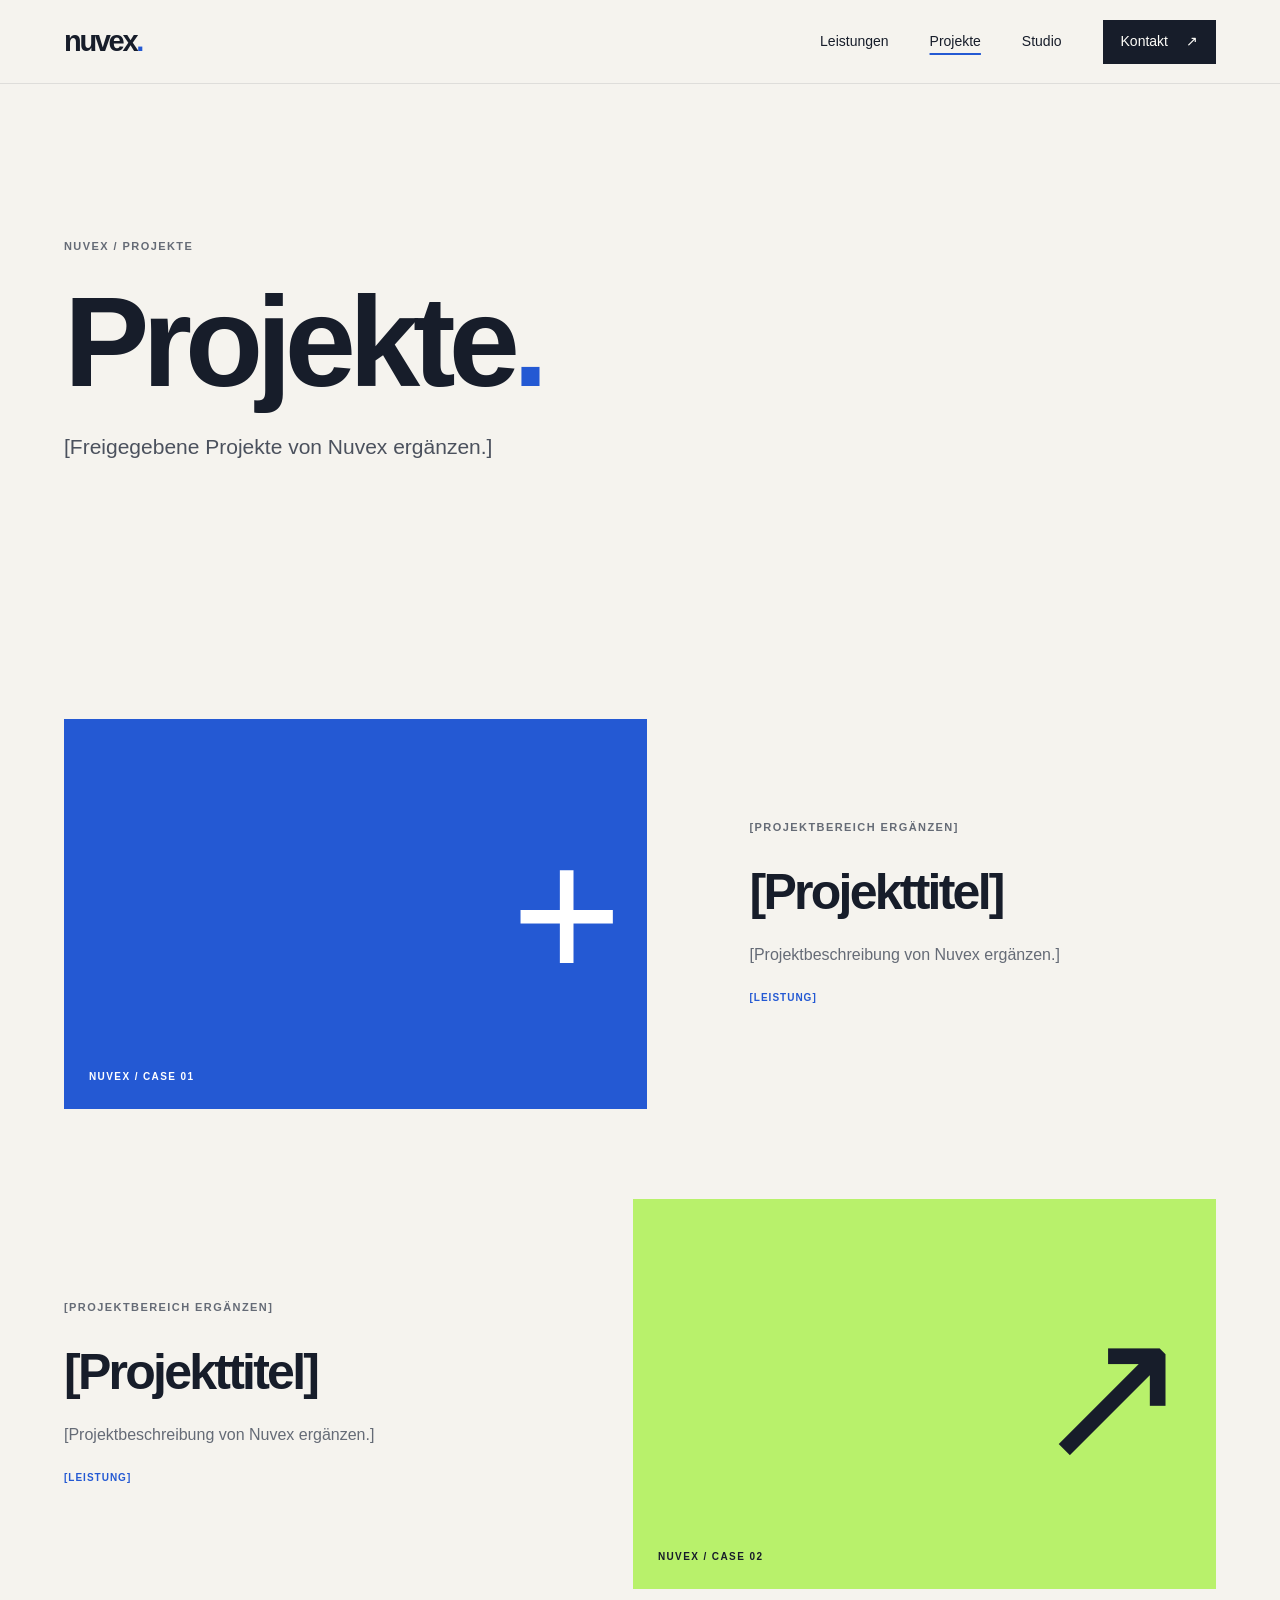
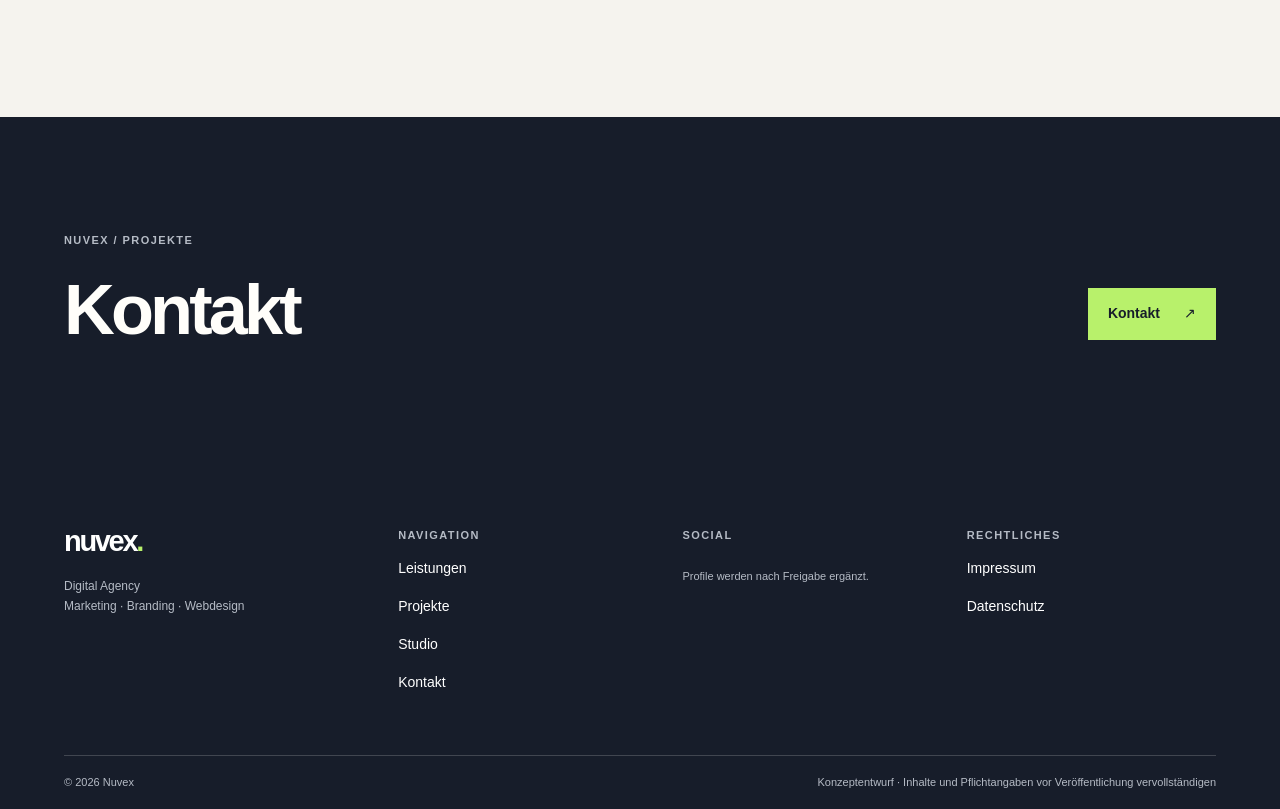
<file: projekte/index.html>
<!doctype html>
<html lang="de">
  <head><meta charset="utf-8"><meta name="viewport" content="width=device-width, initial-scale=1"><meta name="theme-color" content="#171d2a"><meta name="description" content="Freigegebene Projekte von Nuvex."><title>Projekte — Nuvex</title><link rel="stylesheet" href="/assets/site.css"><script src="/assets/site.js" defer></script></head>
  <body><a class="skip-link" href="#main">Zum Inhalt springen</a><header class="site-header"><a class="wordmark" href="/" aria-label="Nuvex – Startseite">nuvex<span>.</span></a><button class="menu-toggle" type="button" aria-expanded="false" aria-controls="primary-nav"><span class="menu-toggle__label">Menü</span><span class="menu-toggle__icon" aria-hidden="true"></span></button><nav class="primary-nav" id="primary-nav" aria-label="Hauptnavigation"><a href="/leistungen/">Leistungen</a><a aria-current="page" href="/projekte/">Projekte</a><a href="/studio/">Studio</a><a class="nav-contact" href="/kontakt/">Kontakt <span aria-hidden="true">↗</span></a></nav></header>
    <main id="main"><section class="page-hero wrap"><p class="eyebrow">Nuvex / Projekte</p><h1>Projekte<span class="accent-text">.</span></h1><p class="page-intro">[Freigegebene Projekte von Nuvex ergänzen.]</p></section>
      <section class="section"><div class="wrap project-list">
        <article class="project-entry"><div class="project-entry__visual project-entry__visual--one" aria-hidden="true"><span>NUVEX / CASE 01</span><b>+</b></div><div class="project-entry__copy"><p class="eyebrow">[Projektbereich ergänzen]</p><h2>[Projekttitel]</h2><p>[Projektbeschreibung von Nuvex ergänzen.]</p><span class="project-tags">[LEISTUNG]</span></div></article>
        <article class="project-entry project-entry--reverse"><div class="project-entry__visual project-entry__visual--two" aria-hidden="true"><span>NUVEX / CASE 02</span><b>↗</b></div><div class="project-entry__copy"><p class="eyebrow">[Projektbereich ergänzen]</p><h2>[Projekttitel]</h2><p>[Projektbeschreibung von Nuvex ergänzen.]</p><span class="project-tags">[LEISTUNG]</span></div></article>
      </div></section><section class="contact-band"><div class="wrap contact-band__inner"><p class="eyebrow">Nuvex / Projekte</p><h2>Kontakt</h2><a class="button button--light" href="/kontakt/">Kontakt <span aria-hidden="true">↗</span></a></div></section></main>
    <footer class="site-footer"><div class="wrap footer-main"><div><a class="wordmark wordmark--footer" href="/">nuvex<span>.</span></a><p class="footer-caption">Digital Agency<br>Marketing · Branding · Webdesign</p></div><div class="footer-col"><p class="eyebrow">Navigation</p><a href="/leistungen/">Leistungen</a><a href="/projekte/">Projekte</a><a href="/studio/">Studio</a><a href="/kontakt/">Kontakt</a></div><div class="footer-col"><p class="eyebrow">Social</p><div class="social-links" data-social-links></div><a class="discord-link" data-discord hidden>Discord <span aria-hidden="true">↗</span></a><p class="footer-note">Profile werden nach Freigabe ergänzt.</p></div><div class="footer-col footer-col--legal"><p class="eyebrow">Rechtliches</p><a href="/impressum/">Impressum</a><a href="/datenschutz/">Datenschutz</a></div></div><div class="wrap footer-bottom"><span>© <span data-year>2026</span> Nuvex</span><span>Konzeptentwurf · Inhalte und Pflichtangaben vor Veröffentlichung vervollständigen</span></div></footer>
  </body>
</html>
</file>
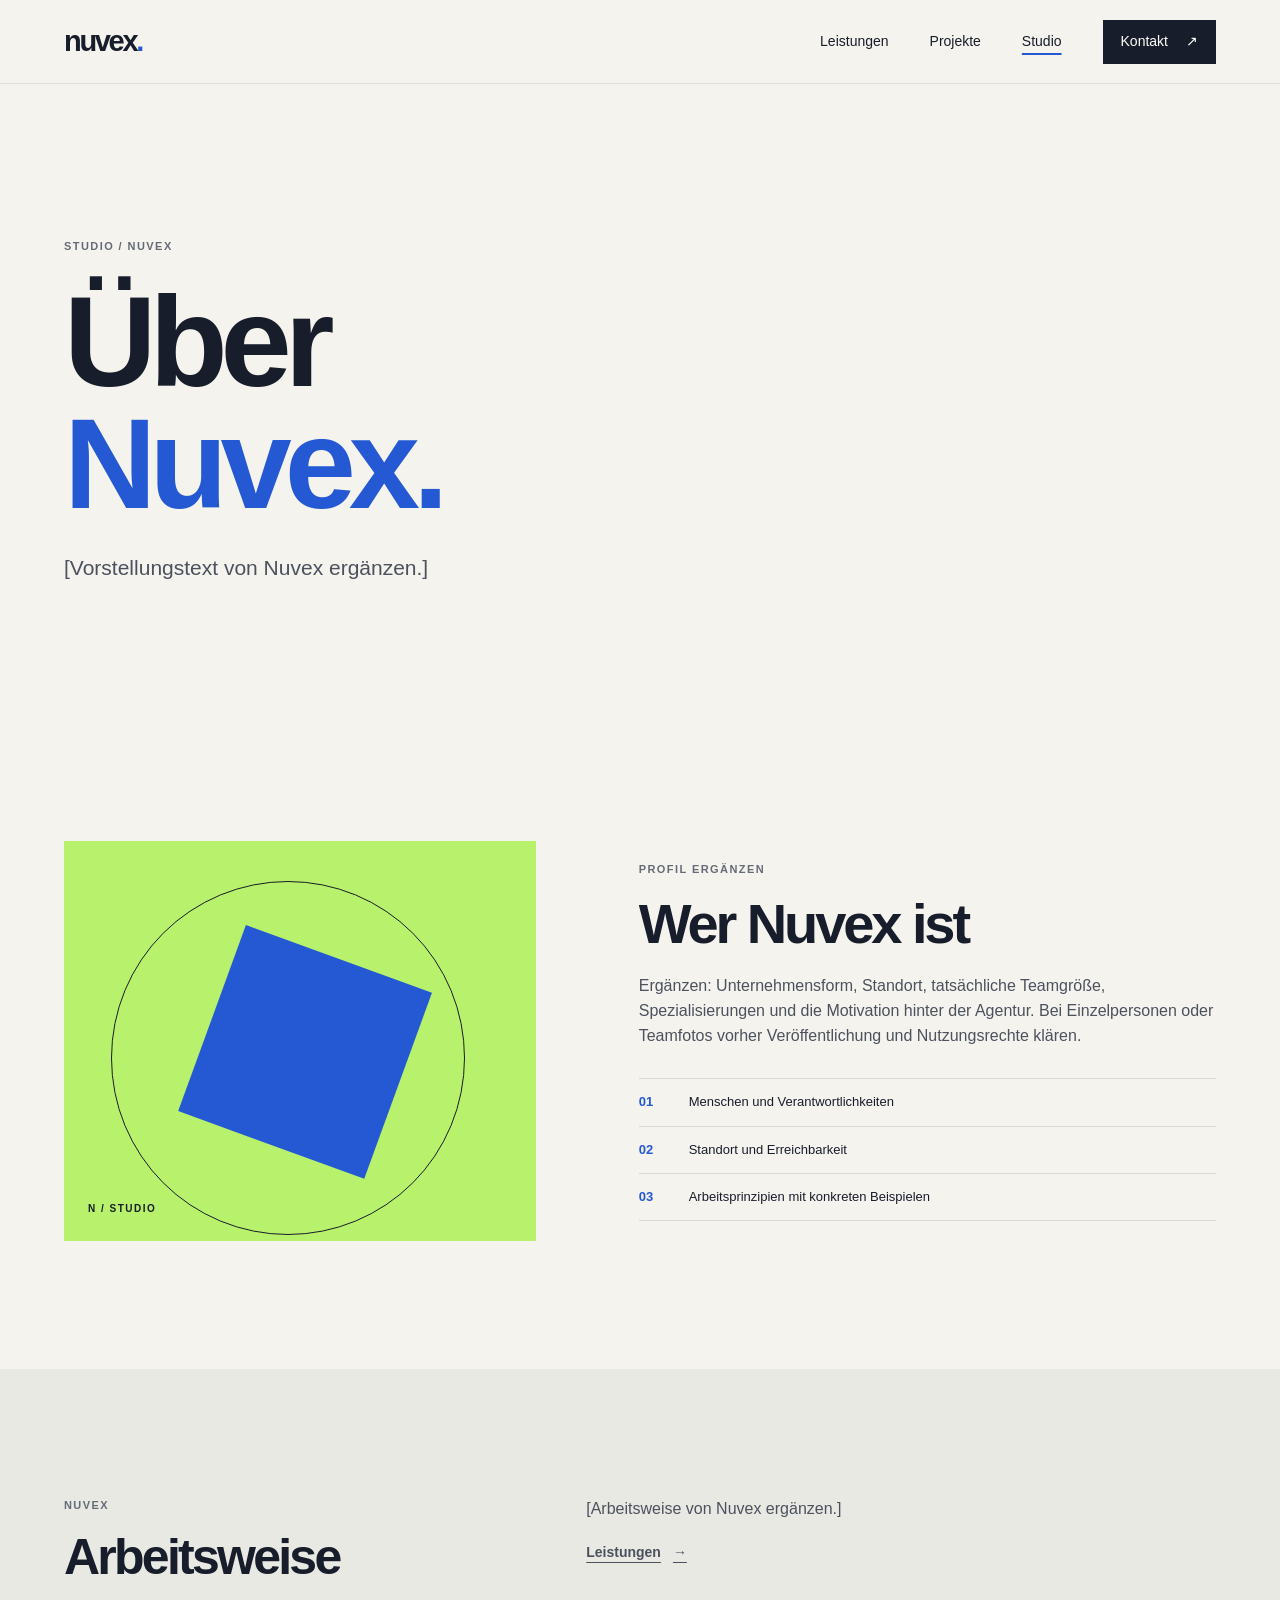
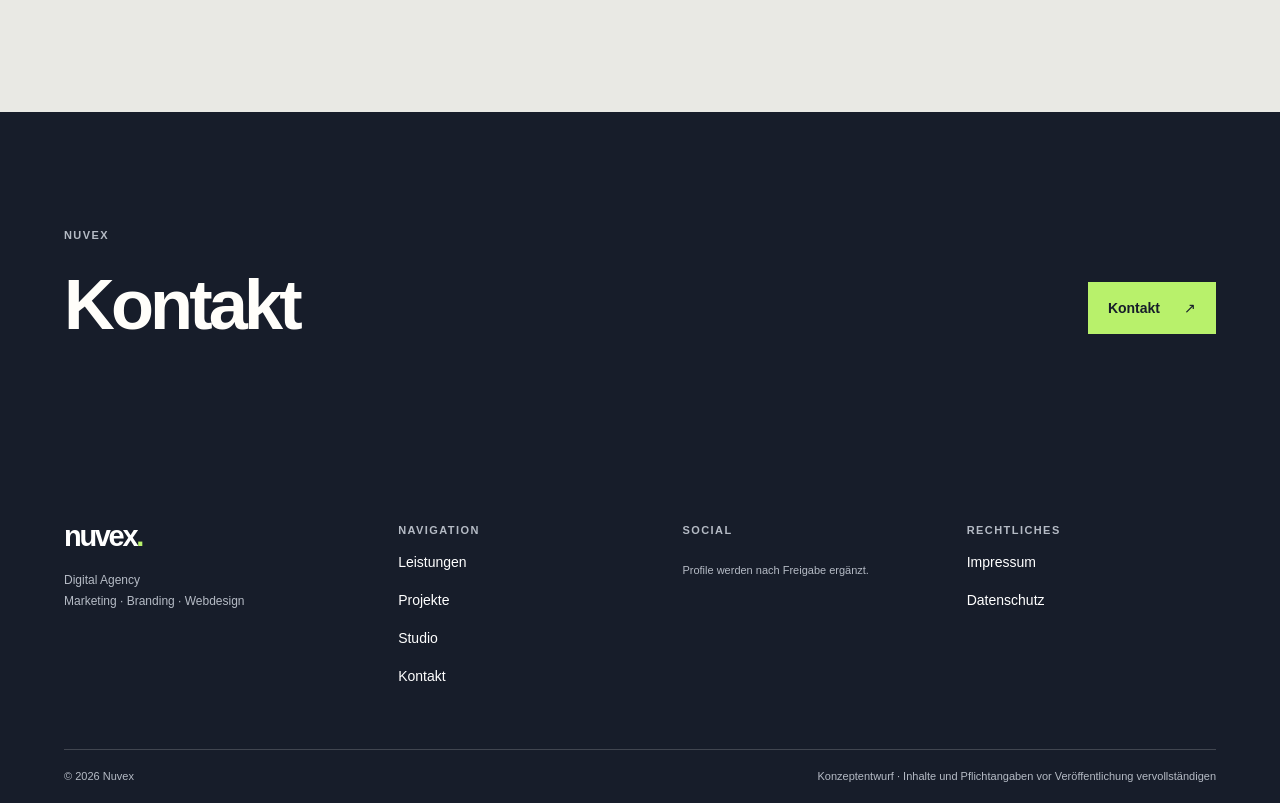
<file: studio/index.html>
<!doctype html>
<html lang="de">
  <head><meta charset="utf-8"><meta name="viewport" content="width=device-width, initial-scale=1"><meta name="theme-color" content="#171d2a"><meta name="description" content="Über Nuvex."><title>Studio — Nuvex</title><link rel="stylesheet" href="/assets/site.css"><script src="/assets/site.js" defer></script></head>
  <body><a class="skip-link" href="#main">Zum Inhalt springen</a><header class="site-header"><a class="wordmark" href="/" aria-label="Nuvex – Startseite">nuvex<span>.</span></a><button class="menu-toggle" type="button" aria-expanded="false" aria-controls="primary-nav"><span class="menu-toggle__label">Menü</span><span class="menu-toggle__icon" aria-hidden="true"></span></button><nav class="primary-nav" id="primary-nav" aria-label="Hauptnavigation"><a href="/leistungen/">Leistungen</a><a href="/projekte/">Projekte</a><a aria-current="page" href="/studio/">Studio</a><a class="nav-contact" href="/kontakt/">Kontakt <span aria-hidden="true">↗</span></a></nav></header>
    <main id="main"><section class="page-hero wrap"><p class="eyebrow">Studio / Nuvex</p><h1>Über<br><span class="accent-text">Nuvex.</span></h1><p class="page-intro">[Vorstellungstext von Nuvex ergänzen.]</p></section>
      <section class="section"><div class="wrap studio-layout"><div class="studio-art" aria-hidden="true"><div class="studio-art__ring"></div><div class="studio-art__block"></div><span>N / STUDIO</span></div><div class="studio-copy"><p class="eyebrow">Profil ergänzen</p><h2>Wer Nuvex ist</h2><p>Ergänzen: Unternehmensform, Standort, tatsächliche Teamgröße, Spezialisierungen und die Motivation hinter der Agentur. Bei Einzelpersonen oder Teamfotos vorher Veröffentlichung und Nutzungsrechte klären.</p><div class="studio-facts"><div><span>01</span><span>Menschen und Verantwortlichkeiten</span></div><div><span>02</span><span>Standort und Erreichbarkeit</span></div><div><span>03</span><span>Arbeitsprinzipien mit konkreten Beispielen</span></div></div></div></div></section>
      <section class="section muted-section"><div class="wrap detail-grid"><div><p class="eyebrow">Nuvex</p><h2>Arbeitsweise</h2></div><div class="detail-body"><p>[Arbeitsweise von Nuvex ergänzen.]</p><a class="text-link" href="/leistungen/">Leistungen <span aria-hidden="true">→</span></a></div></div></section>
      <section class="contact-band"><div class="wrap contact-band__inner"><p class="eyebrow">Nuvex</p><h2>Kontakt</h2><a class="button button--light" href="/kontakt/">Kontakt <span aria-hidden="true">↗</span></a></div></section></main>
    <footer class="site-footer"><div class="wrap footer-main"><div><a class="wordmark wordmark--footer" href="/">nuvex<span>.</span></a><p class="footer-caption">Digital Agency<br>Marketing · Branding · Webdesign</p></div><div class="footer-col"><p class="eyebrow">Navigation</p><a href="/leistungen/">Leistungen</a><a href="/projekte/">Projekte</a><a href="/studio/">Studio</a><a href="/kontakt/">Kontakt</a></div><div class="footer-col"><p class="eyebrow">Social</p><div class="social-links" data-social-links></div><a class="discord-link" data-discord hidden>Discord <span aria-hidden="true">↗</span></a><p class="footer-note">Profile werden nach Freigabe ergänzt.</p></div><div class="footer-col footer-col--legal"><p class="eyebrow">Rechtliches</p><a href="/impressum/">Impressum</a><a href="/datenschutz/">Datenschutz</a></div></div><div class="wrap footer-bottom"><span>© <span data-year>2026</span> Nuvex</span><span>Konzeptentwurf · Inhalte und Pflichtangaben vor Veröffentlichung vervollständigen</span></div></footer>
  </body>
</html>
</file>
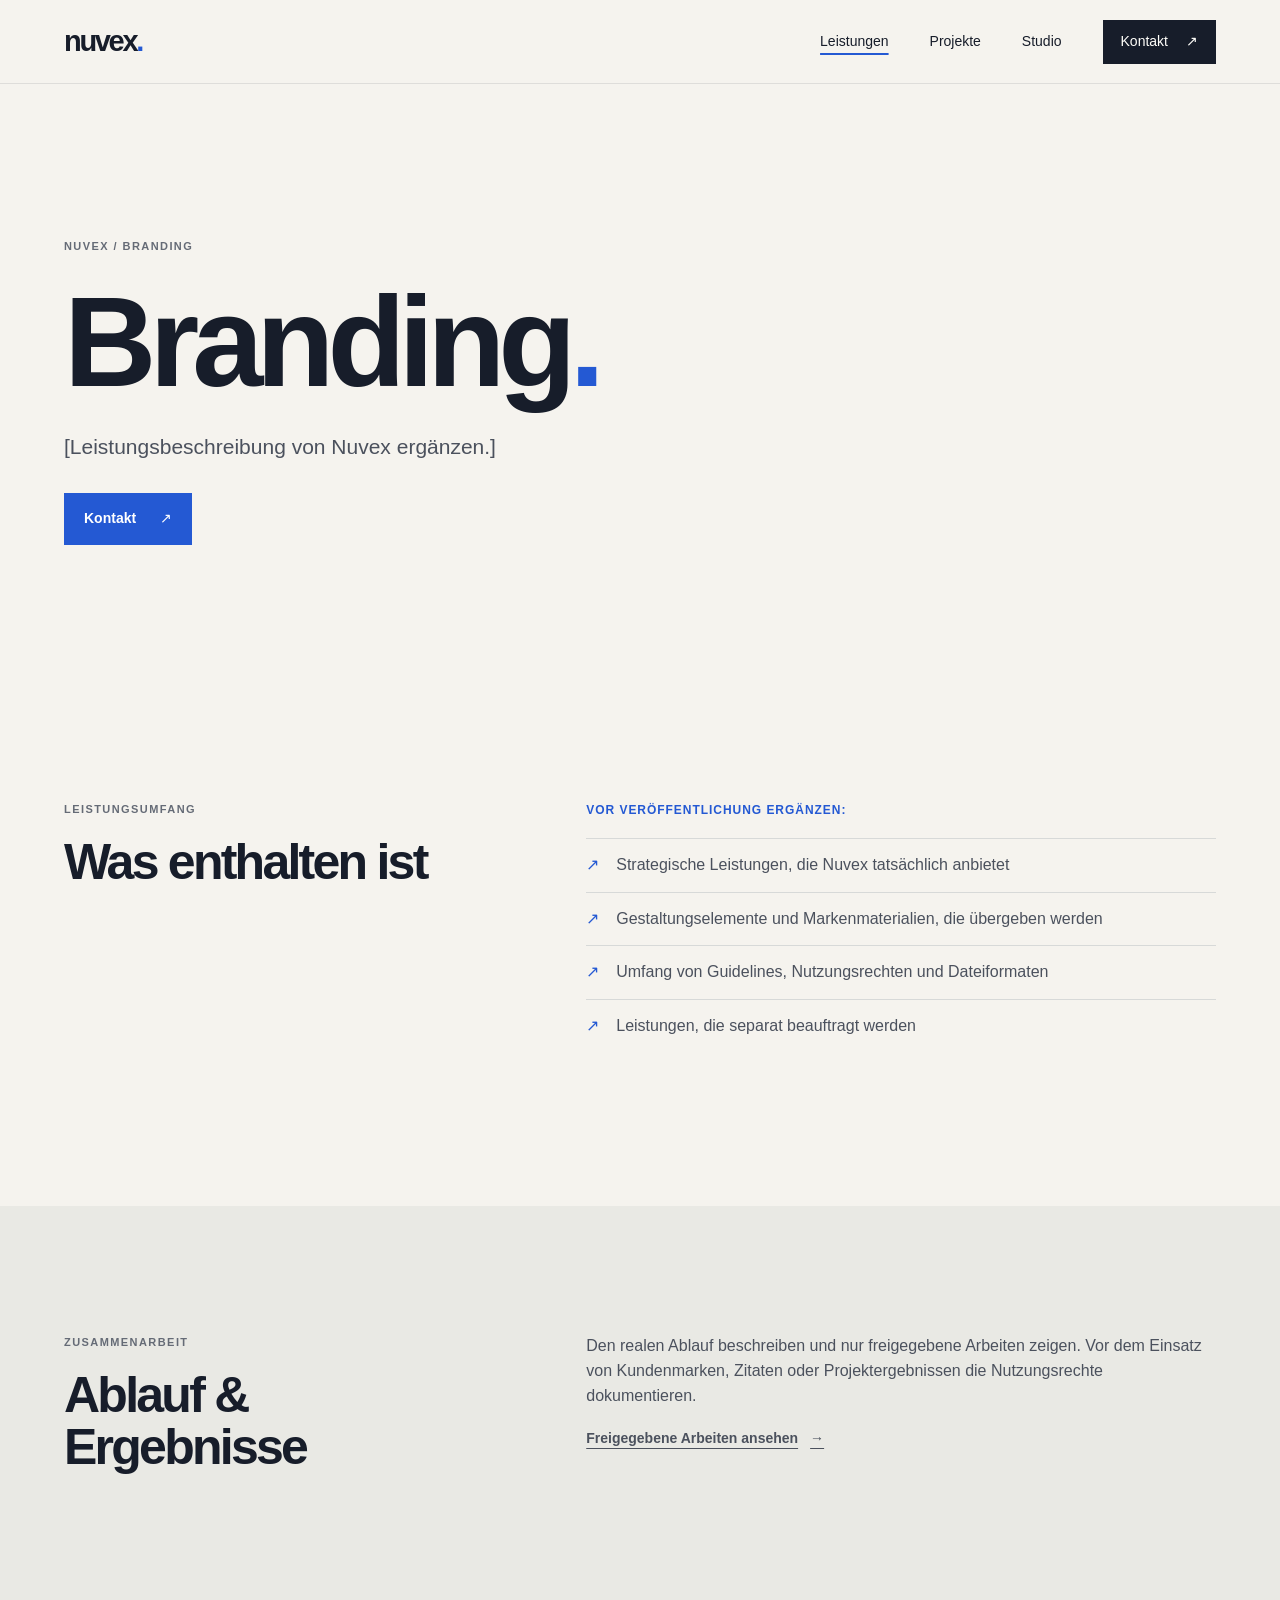
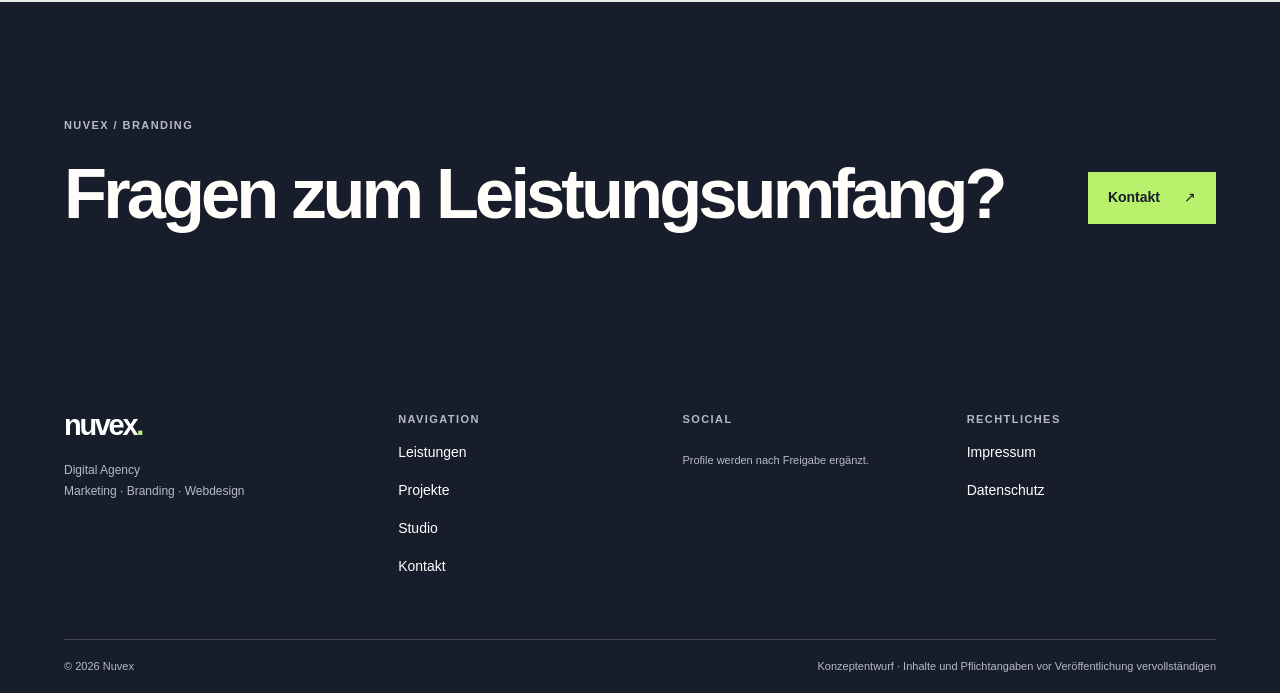
<file: leistungen/branding/index.html>
<!doctype html>
<html lang="de">
  <head><meta charset="utf-8"><meta name="viewport" content="width=device-width, initial-scale=1"><meta name="theme-color" content="#171d2a"><meta name="description" content="Branding bei Nuvex."><title>Branding — Nuvex</title><link rel="stylesheet" href="/assets/site.css"><script src="/assets/site.js" defer></script></head>
  <body><a class="skip-link" href="#main">Zum Inhalt springen</a><header class="site-header"><a class="wordmark" href="/" aria-label="Nuvex – Startseite">nuvex<span>.</span></a><button class="menu-toggle" type="button" aria-expanded="false" aria-controls="primary-nav"><span class="menu-toggle__label">Menü</span><span class="menu-toggle__icon" aria-hidden="true"></span></button><nav class="primary-nav" id="primary-nav" aria-label="Hauptnavigation"><a aria-current="page" href="/leistungen/">Leistungen</a><a href="/projekte/">Projekte</a><a href="/studio/">Studio</a><a class="nav-contact" href="/kontakt/">Kontakt <span aria-hidden="true">↗</span></a></nav></header>
    <main id="main"><section class="page-hero page-hero--service wrap"><p class="eyebrow">Nuvex / Branding</p><h1>Branding<span class="accent-text">.</span></h1><p class="page-intro">[Leistungsbeschreibung von Nuvex ergänzen.]</p><a class="button button--primary" href="/kontakt/">Kontakt <span aria-hidden="true">↗</span></a></section>
      <section class="section"><div class="wrap detail-grid"><div><p class="eyebrow">Leistungsumfang</p><h2>Was enthalten ist</h2></div><div class="detail-body"><p class="editorial-placeholder">Vor Veröffentlichung ergänzen:</p><ul class="check-list"><li>Strategische Leistungen, die Nuvex tatsächlich anbietet</li><li>Gestaltungselemente und Markenmaterialien, die übergeben werden</li><li>Umfang von Guidelines, Nutzungsrechten und Dateiformaten</li><li>Leistungen, die separat beauftragt werden</li></ul></div></div></section>
      <section class="section muted-section"><div class="wrap detail-grid"><div><p class="eyebrow">Zusammenarbeit</p><h2>Ablauf &amp; Ergebnisse</h2></div><div class="detail-body"><p>Den realen Ablauf beschreiben und nur freigegebene Arbeiten zeigen. Vor dem Einsatz von Kundenmarken, Zitaten oder Projektergebnissen die Nutzungsrechte dokumentieren.</p><a class="text-link" href="/projekte/">Freigegebene Arbeiten ansehen <span aria-hidden="true">→</span></a></div></div></section>
      <section class="contact-band"><div class="wrap contact-band__inner"><p class="eyebrow">Nuvex / Branding</p><h2>Fragen zum Leistungsumfang?</h2><a class="button button--light" href="/kontakt/">Kontakt <span aria-hidden="true">↗</span></a></div></section></main>
    <footer class="site-footer"><div class="wrap footer-main"><div><a class="wordmark wordmark--footer" href="/">nuvex<span>.</span></a><p class="footer-caption">Digital Agency<br>Marketing · Branding · Webdesign</p></div><div class="footer-col"><p class="eyebrow">Navigation</p><a href="/leistungen/">Leistungen</a><a href="/projekte/">Projekte</a><a href="/studio/">Studio</a><a href="/kontakt/">Kontakt</a></div><div class="footer-col"><p class="eyebrow">Social</p><div class="social-links" data-social-links></div><a class="discord-link" data-discord hidden>Discord <span aria-hidden="true">↗</span></a><p class="footer-note">Profile werden nach Freigabe ergänzt.</p></div><div class="footer-col footer-col--legal"><p class="eyebrow">Rechtliches</p><a href="/impressum/">Impressum</a><a href="/datenschutz/">Datenschutz</a></div></div><div class="wrap footer-bottom"><span>© <span data-year>2026</span> Nuvex</span><span>Konzeptentwurf · Inhalte und Pflichtangaben vor Veröffentlichung vervollständigen</span></div></footer>
  </body>
</html>
</file>
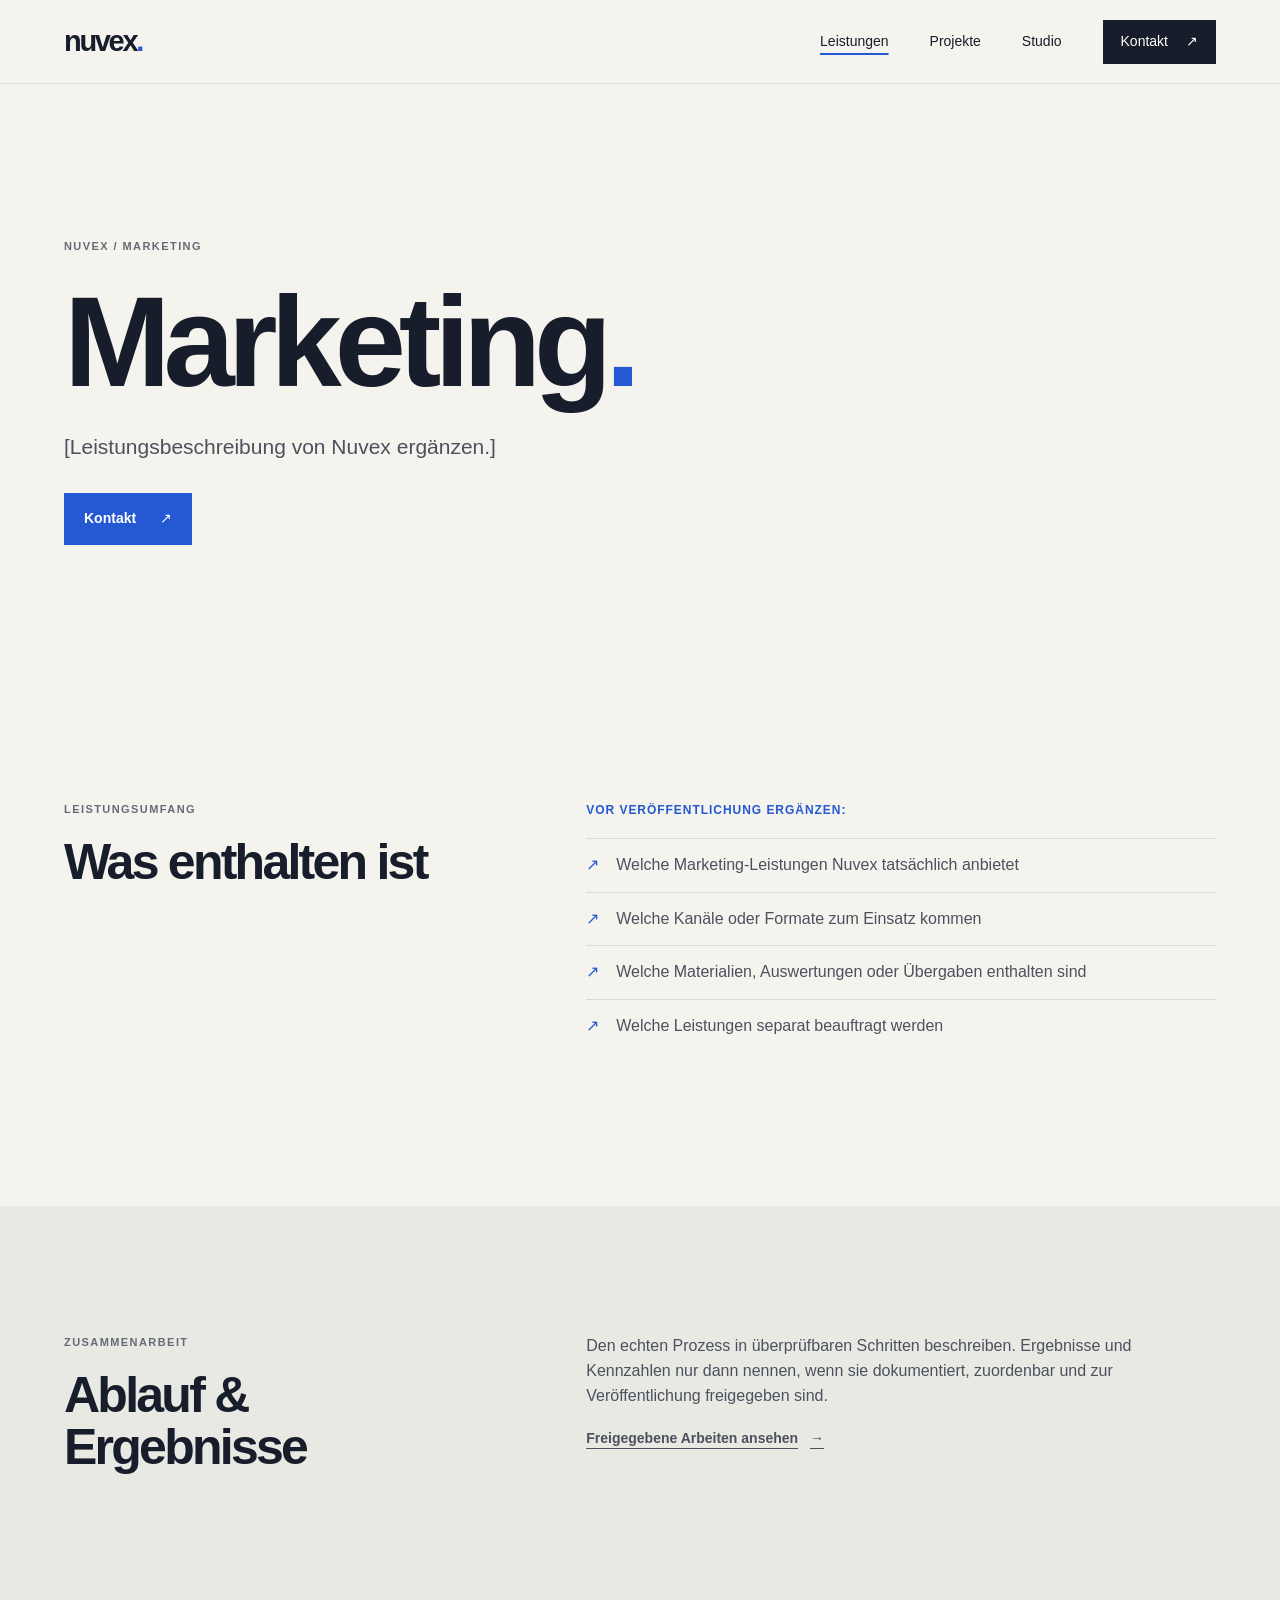
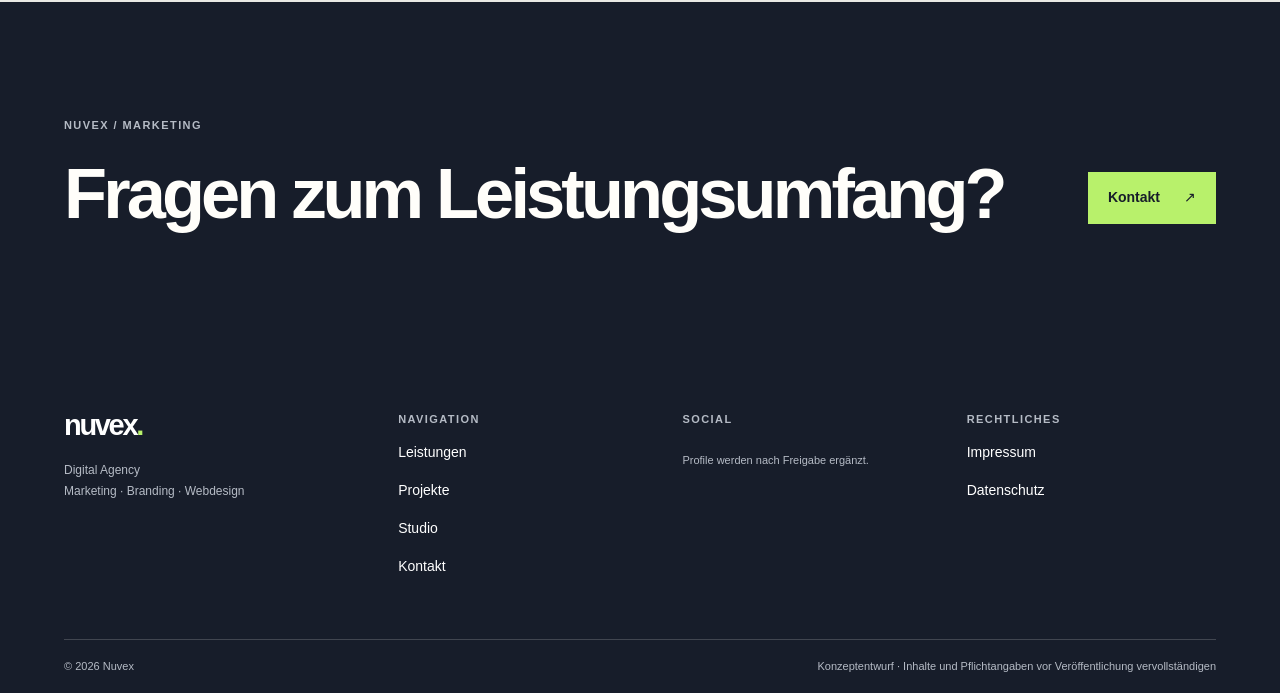
<file: leistungen/marketing/index.html>
<!doctype html>
<html lang="de">
  <head><meta charset="utf-8"><meta name="viewport" content="width=device-width, initial-scale=1"><meta name="theme-color" content="#171d2a"><meta name="description" content="Marketing bei Nuvex."><title>Marketing — Nuvex</title><link rel="stylesheet" href="/assets/site.css"><script src="/assets/site.js" defer></script></head>
  <body><a class="skip-link" href="#main">Zum Inhalt springen</a><header class="site-header"><a class="wordmark" href="/" aria-label="Nuvex – Startseite">nuvex<span>.</span></a><button class="menu-toggle" type="button" aria-expanded="false" aria-controls="primary-nav"><span class="menu-toggle__label">Menü</span><span class="menu-toggle__icon" aria-hidden="true"></span></button><nav class="primary-nav" id="primary-nav" aria-label="Hauptnavigation"><a aria-current="page" href="/leistungen/">Leistungen</a><a href="/projekte/">Projekte</a><a href="/studio/">Studio</a><a class="nav-contact" href="/kontakt/">Kontakt <span aria-hidden="true">↗</span></a></nav></header>
    <main id="main"><section class="page-hero page-hero--service wrap"><p class="eyebrow">Nuvex / Marketing</p><h1>Marketing<span class="accent-text">.</span></h1><p class="page-intro">[Leistungsbeschreibung von Nuvex ergänzen.]</p><a class="button button--primary" href="/kontakt/">Kontakt <span aria-hidden="true">↗</span></a></section>
      <section class="section"><div class="wrap detail-grid"><div><p class="eyebrow">Leistungsumfang</p><h2>Was enthalten ist</h2></div><div class="detail-body"><p class="editorial-placeholder">Vor Veröffentlichung ergänzen:</p><ul class="check-list"><li>Welche Marketing-Leistungen Nuvex tatsächlich anbietet</li><li>Welche Kanäle oder Formate zum Einsatz kommen</li><li>Welche Materialien, Auswertungen oder Übergaben enthalten sind</li><li>Welche Leistungen separat beauftragt werden</li></ul></div></div></section>
      <section class="section muted-section"><div class="wrap detail-grid"><div><p class="eyebrow">Zusammenarbeit</p><h2>Ablauf &amp; Ergebnisse</h2></div><div class="detail-body"><p>Den echten Prozess in überprüfbaren Schritten beschreiben. Ergebnisse und Kennzahlen nur dann nennen, wenn sie dokumentiert, zuordenbar und zur Veröffentlichung freigegeben sind.</p><a class="text-link" href="/projekte/">Freigegebene Arbeiten ansehen <span aria-hidden="true">→</span></a></div></div></section>
      <section class="contact-band"><div class="wrap contact-band__inner"><p class="eyebrow">Nuvex / Marketing</p><h2>Fragen zum Leistungsumfang?</h2><a class="button button--light" href="/kontakt/">Kontakt <span aria-hidden="true">↗</span></a></div></section></main>
    <footer class="site-footer"><div class="wrap footer-main"><div><a class="wordmark wordmark--footer" href="/">nuvex<span>.</span></a><p class="footer-caption">Digital Agency<br>Marketing · Branding · Webdesign</p></div><div class="footer-col"><p class="eyebrow">Navigation</p><a href="/leistungen/">Leistungen</a><a href="/projekte/">Projekte</a><a href="/studio/">Studio</a><a href="/kontakt/">Kontakt</a></div><div class="footer-col"><p class="eyebrow">Social</p><div class="social-links" data-social-links></div><a class="discord-link" data-discord hidden>Discord <span aria-hidden="true">↗</span></a><p class="footer-note">Profile werden nach Freigabe ergänzt.</p></div><div class="footer-col footer-col--legal"><p class="eyebrow">Rechtliches</p><a href="/impressum/">Impressum</a><a href="/datenschutz/">Datenschutz</a></div></div><div class="wrap footer-bottom"><span>© <span data-year>2026</span> Nuvex</span><span>Konzeptentwurf · Inhalte und Pflichtangaben vor Veröffentlichung vervollständigen</span></div></footer>
  </body>
</html>
</file>
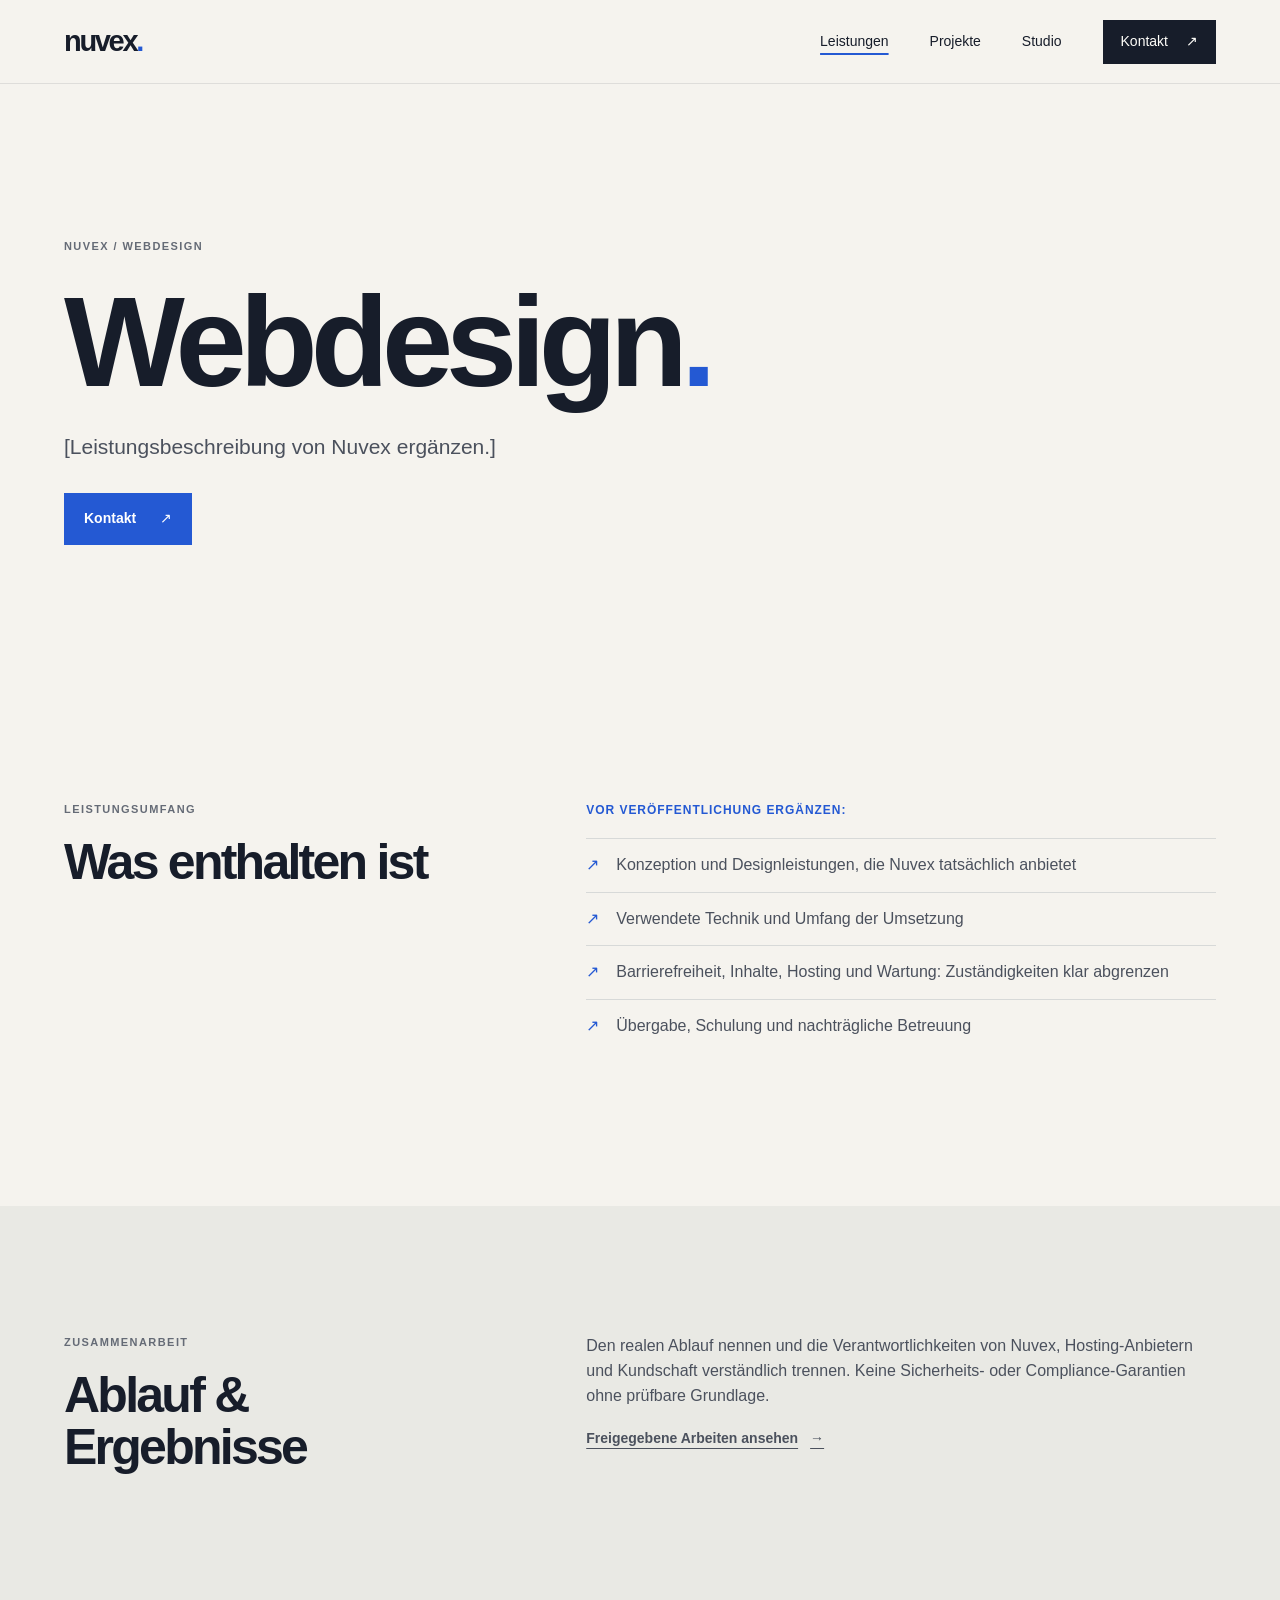
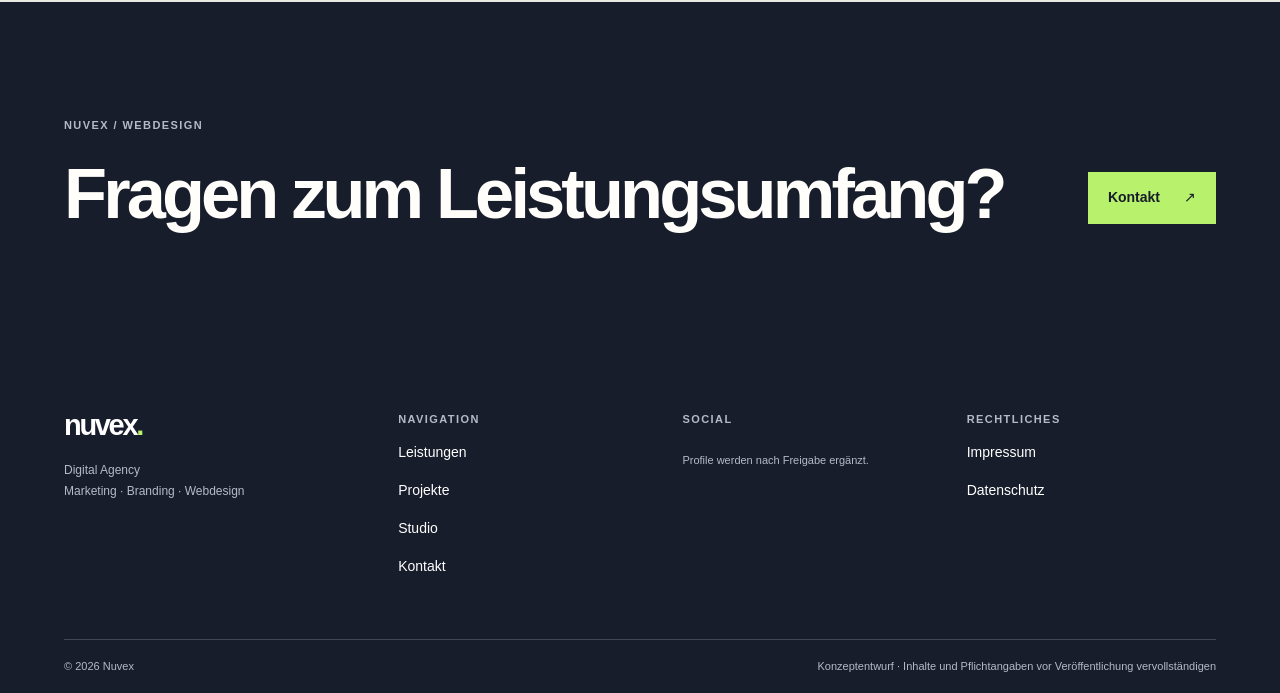
<file: leistungen/webdesign/index.html>
<!doctype html>
<html lang="de">
  <head><meta charset="utf-8"><meta name="viewport" content="width=device-width, initial-scale=1"><meta name="theme-color" content="#171d2a"><meta name="description" content="Webdesign bei Nuvex."><title>Webdesign — Nuvex</title><link rel="stylesheet" href="/assets/site.css"><script src="/assets/site.js" defer></script></head>
  <body><a class="skip-link" href="#main">Zum Inhalt springen</a><header class="site-header"><a class="wordmark" href="/" aria-label="Nuvex – Startseite">nuvex<span>.</span></a><button class="menu-toggle" type="button" aria-expanded="false" aria-controls="primary-nav"><span class="menu-toggle__label">Menü</span><span class="menu-toggle__icon" aria-hidden="true"></span></button><nav class="primary-nav" id="primary-nav" aria-label="Hauptnavigation"><a aria-current="page" href="/leistungen/">Leistungen</a><a href="/projekte/">Projekte</a><a href="/studio/">Studio</a><a class="nav-contact" href="/kontakt/">Kontakt <span aria-hidden="true">↗</span></a></nav></header>
    <main id="main"><section class="page-hero page-hero--service wrap"><p class="eyebrow">Nuvex / Webdesign</p><h1>Webdesign<span class="accent-text">.</span></h1><p class="page-intro">[Leistungsbeschreibung von Nuvex ergänzen.]</p><a class="button button--primary" href="/kontakt/">Kontakt <span aria-hidden="true">↗</span></a></section>
      <section class="section"><div class="wrap detail-grid"><div><p class="eyebrow">Leistungsumfang</p><h2>Was enthalten ist</h2></div><div class="detail-body"><p class="editorial-placeholder">Vor Veröffentlichung ergänzen:</p><ul class="check-list"><li>Konzeption und Designleistungen, die Nuvex tatsächlich anbietet</li><li>Verwendete Technik und Umfang der Umsetzung</li><li>Barrierefreiheit, Inhalte, Hosting und Wartung: Zuständigkeiten klar abgrenzen</li><li>Übergabe, Schulung und nachträgliche Betreuung</li></ul></div></div></section>
      <section class="section muted-section"><div class="wrap detail-grid"><div><p class="eyebrow">Zusammenarbeit</p><h2>Ablauf &amp; Ergebnisse</h2></div><div class="detail-body"><p>Den realen Ablauf nennen und die Verantwortlichkeiten von Nuvex, Hosting-Anbietern und Kundschaft verständlich trennen. Keine Sicherheits- oder Compliance-Garantien ohne prüfbare Grundlage.</p><a class="text-link" href="/projekte/">Freigegebene Arbeiten ansehen <span aria-hidden="true">→</span></a></div></div></section>
      <section class="contact-band"><div class="wrap contact-band__inner"><p class="eyebrow">Nuvex / Webdesign</p><h2>Fragen zum Leistungsumfang?</h2><a class="button button--light" href="/kontakt/">Kontakt <span aria-hidden="true">↗</span></a></div></section></main>
    <footer class="site-footer"><div class="wrap footer-main"><div><a class="wordmark wordmark--footer" href="/">nuvex<span>.</span></a><p class="footer-caption">Digital Agency<br>Marketing · Branding · Webdesign</p></div><div class="footer-col"><p class="eyebrow">Navigation</p><a href="/leistungen/">Leistungen</a><a href="/projekte/">Projekte</a><a href="/studio/">Studio</a><a href="/kontakt/">Kontakt</a></div><div class="footer-col"><p class="eyebrow">Social</p><div class="social-links" data-social-links></div><a class="discord-link" data-discord hidden>Discord <span aria-hidden="true">↗</span></a><p class="footer-note">Profile werden nach Freigabe ergänzt.</p></div><div class="footer-col footer-col--legal"><p class="eyebrow">Rechtliches</p><a href="/impressum/">Impressum</a><a href="/datenschutz/">Datenschutz</a></div></div><div class="wrap footer-bottom"><span>© <span data-year>2026</span> Nuvex</span><span>Konzeptentwurf · Inhalte und Pflichtangaben vor Veröffentlichung vervollständigen</span></div></footer>
  </body>
</html>
</file>
<file: assets/site.css>
@charset "UTF-8";

:root {
  color-scheme: light;
  --ink: #171d2a;
  --paper: #f5f3ee;
  --white: #fffefa;
  --blue: #2459d3;
  --lime: #b8f16b;
  --muted: #656b76;
  --line: #d7d9d8;
  --content: 1240px;
  --gutter: clamp(22px, 5vw, 76px);
  font-family: Inter, "Helvetica Neue", Arial, sans-serif;
  font-synthesis: none;
  text-rendering: optimizeLegibility;
}

* { box-sizing: border-box; }
html { scroll-behavior: smooth; }
body { margin: 0; background: var(--paper); color: var(--ink); font-size: 16px; line-height: 1.55; }
body, button, input, textarea { font-family: Inter, "Helvetica Neue", Arial, sans-serif; }
a { color: inherit; }
button, input, textarea { font: inherit; }
button, a { -webkit-tap-highlight-color: transparent; }
::selection { color: var(--ink); background: var(--lime); }
:focus-visible { outline: 3px solid var(--blue); outline-offset: 4px; }
.wrap { width: min(var(--content), calc(100% - var(--gutter) * 2)); margin-inline: auto; }
.skip-link { position: fixed; z-index: 20; top: 12px; left: 12px; padding: 10px 14px; transform: translateY(-160%); background: var(--lime); color: var(--ink); font-weight: 700; }
.skip-link:focus { transform: translateY(0); }
.site-header { position: relative; z-index: 10; display: flex; min-height: 84px; align-items: center; justify-content: space-between; padding-inline: var(--gutter); border-bottom: 1px solid rgb(23 29 42 / 10%); }
.wordmark { display: inline-flex; align-items: baseline; color: var(--ink); font-size: 29px; font-weight: 800; letter-spacing: -.08em; line-height: 1; text-decoration: none; }
.wordmark span { color: var(--blue); }
.primary-nav { display: flex; align-items: center; gap: clamp(22px, 3.2vw, 48px); }
.primary-nav a, .footer-col a { font-size: 14px; text-decoration: none; }
.primary-nav a:not(.nav-contact):hover, .footer-col a:hover { text-decoration: underline; text-underline-offset: 5px; }
.primary-nav a[aria-current="page"] { text-decoration: underline; text-decoration-color: var(--blue); text-decoration-thickness: 2px; text-underline-offset: 7px; }
.nav-contact { display: inline-flex; min-height: 44px; align-items: center; gap: 18px; padding: 0 18px; background: var(--ink); color: var(--white); text-decoration: none; }
.nav-contact:hover { background: var(--blue); }
.menu-toggle { display: none; }
[hidden] { display: none !important; }

.hero { position: relative; display: grid; min-height: min(760px, calc(100svh - 84px)); grid-template-columns: 1.04fr .96fr; align-items: center; gap: clamp(30px, 6vw, 94px); padding-top: 40px; padding-bottom: 88px; }
.hero-copy { position: relative; z-index: 2; padding-bottom: 22px; }
.eyebrow { margin: 0 0 18px; color: var(--muted); font-size: 11px; font-weight: 700; letter-spacing: .13em; line-height: 1.5; text-transform: uppercase; }
.hero .eyebrow { display: flex; align-items: center; gap: 10px; }
.status-dot { width: 7px; height: 7px; border-radius: 50%; background: var(--blue); }
h1, h2, h3, p { margin-top: 0; }
h1, h2, h3 { letter-spacing: -.055em; }
.hero h1 { max-width: 700px; margin-bottom: 25px; font-size: clamp(54px, 7.3vw, 104px); font-weight: 650; line-height: .98; }
.accent-text { color: var(--blue); }
.hero-intro { max-width: 500px; margin-bottom: 28px; color: #4b515d; font-size: clamp(17px, 1.7vw, 20px); }
.button-row { display: flex; flex-wrap: wrap; align-items: center; gap: 25px; }
.button { display: inline-flex; min-height: 52px; align-items: center; justify-content: center; gap: 24px; padding: 0 20px; border: 0; font-size: 14px; font-weight: 700; text-decoration: none; transition: background-color .18s ease, color .18s ease, transform .18s ease; }
.button:hover { transform: translateY(-2px); }
.button--primary { background: var(--blue); color: white; }
.button--primary:hover { background: var(--ink); }
.button--light { background: var(--lime); color: var(--ink); }
.button--light:hover { background: white; }
.text-link { display: inline-flex; align-items: center; gap: 12px; font-size: 14px; font-weight: 700; text-decoration-thickness: 1px; text-underline-offset: 5px; }
.text-link:hover { color: var(--blue); }
.hero-art { position: relative; display: grid; min-height: 450px; overflow: hidden; place-items: center; background: #e8e8e2; isolation: isolate; }
.hero-art::before { position: absolute; z-index: -1; width: min(29vw, 390px); aspect-ratio: 1; border-radius: 50%; background: var(--lime); content: ""; }
.art-grid { position: absolute; inset: 0; opacity: .46; background-image: linear-gradient(rgb(23 29 42 / 8%) 1px, transparent 1px), linear-gradient(90deg, rgb(23 29 42 / 8%) 1px, transparent 1px); background-size: 32px 32px; mask-image: radial-gradient(ellipse at center, #000 5%, transparent 76%); }
.art-orbit { position: absolute; width: 76%; aspect-ratio: 1.4; border: 1px solid var(--ink); border-radius: 50%; transform: rotate(-35deg); }
.art-orbit--two { width: 92%; aspect-ratio: 1.1; border-color: var(--blue); transform: rotate(42deg); }
.art-core { display: grid; width: clamp(110px, 18vw, 220px); aspect-ratio: 1; place-items: center; background: var(--ink); color: var(--paper); font-size: clamp(66px, 11vw, 135px); font-weight: 700; letter-spacing: -.12em; line-height: 1; }
.art-core span { transform: translate(-5%, -4%); }
.art-label, .art-index { position: absolute; z-index: 1; font-size: 9px; font-weight: 700; letter-spacing: .14em; }
.art-label--top { top: 23px; left: 24px; }
.art-label--bottom { right: 24px; bottom: 23px; }
.art-index { right: 24px; top: 23px; color: var(--muted); }
.hero-footnote { position: absolute; right: 0; bottom: 28px; left: 0; display: flex; align-items: center; gap: 15px; color: var(--muted); font-size: 11px; }
.hero-footnote > span:first-child { color: var(--blue); font-weight: 700; }
.hero-footnote .line { width: 54px; height: 1px; background: var(--line); }

.section { padding-block: clamp(78px, 10vw, 145px); }
.services-section { background: var(--white); }
.section-heading { display: flex; align-items: flex-end; justify-content: space-between; gap: 35px; margin-bottom: 52px; }
.section-heading h2, .feature-copy h2, .contact-band h2, .studio-copy h2, .detail-grid h2, .contact-info h2 { margin-bottom: 0; font-size: clamp(38px, 5vw, 66px); font-weight: 600; line-height: 1.05; }
.section-aside { max-width: 330px; margin-bottom: 6px; color: var(--muted); font-size: 14px; }
.service-grid { display: grid; grid-template-columns: repeat(3, 1fr); gap: 14px; }
.service-card { position: relative; display: flex; min-height: 340px; flex-direction: column; justify-content: space-between; padding: 25px; background: var(--ink); color: white; text-decoration: none; transition: transform .18s ease; }
.service-card:hover { transform: translateY(-5px); }
.service-card--lime { background: var(--lime); color: var(--ink); }
.service-card--blue { background: var(--blue); color: white; }
.service-card__number { font-size: 11px; font-weight: 700; letter-spacing: .1em; }
.card-arrow { position: absolute; top: 20px; right: 24px; font-size: 22px; }
.service-card h2, .service-card h3 { margin-bottom: 12px; font-size: clamp(30px, 3.1vw, 42px); font-weight: 600; }
.service-card p { max-width: 290px; margin-bottom: 0; font-size: 14px; opacity: .78; }
.service-card__link { display: flex; justify-content: space-between; padding-top: 20px; border-top: 1px solid currentColor; font-size: 12px; font-weight: 700; }
.service-grid--listing { grid-template-columns: 1fr; }
.service-grid--listing .service-card { min-height: 270px; }
.service-grid--listing .service-card p { max-width: 520px; }

.feature-section { background: var(--paper); }
.feature-layout { display: grid; grid-template-columns: .75fr 1fr 1fr; align-items: center; gap: clamp(36px, 7vw, 100px); }
.feature-mark { position: relative; display: grid; width: 100%; max-width: 290px; aspect-ratio: 1; place-items: center; overflow: hidden; background: var(--blue); color: white; }
.feature-mark span { z-index: 1; font-size: 130px; font-weight: 700; letter-spacing: -.12em; }
.feature-mark i, .feature-mark b { position: absolute; width: 70%; aspect-ratio: 1; border: 1px solid rgb(255 255 255 / 70%); border-radius: 50%; }
.feature-mark b { width: 100%; transform: rotate(45deg) scaleX(.55); }
.feature-copy h2 { margin-bottom: 23px; font-size: clamp(36px, 4vw, 54px); }
.feature-copy > p:not(.eyebrow) { margin-bottom: 23px; color: var(--muted); font-size: 15px; }
.process-list { border-top: 1px solid var(--line); }
.process-list > div { display: grid; grid-template-columns: 35px 1fr 20px; align-items: center; gap: 12px; padding: 18px 0; border-bottom: 1px solid var(--line); }
.process-list > div > span:first-child { color: var(--blue); font-size: 11px; font-weight: 700; }
.process-list p { margin: 0; font-size: 14px; }
.process-list > div > span:last-child { color: var(--muted); }

.projects-section { background: var(--white); }
.section-heading--compact { align-items: center; }
.section-heading--compact h2 { font-size: clamp(36px, 4.5vw, 58px); }
.project-placeholder { display: grid; grid-template-columns: 1.1fr .9fr; align-items: center; gap: clamp(35px, 7vw, 90px); }
.project-placeholder__visual { display: flex; min-height: 370px; flex-direction: column; justify-content: space-between; padding: 22px; background: var(--blue); color: white; }
.project-placeholder__visual span:first-child { font-size: clamp(40px, 6vw, 82px); font-weight: 700; letter-spacing: -.08em; }
.project-placeholder__visual span:last-child { font-size: 10px; font-weight: 700; letter-spacing: .14em; }
.project-placeholder h3 { margin-bottom: 13px; font-size: clamp(26px, 3vw, 38px); }
.project-placeholder p:last-child { color: var(--muted); }

.contact-band { padding-block: clamp(65px, 9vw, 120px); background: var(--ink); color: var(--white); }
.contact-band__inner { display: grid; grid-template-columns: 1fr auto; align-items: end; gap: 24px; }
.contact-band .eyebrow { grid-column: 1 / -1; margin-bottom: 0; color: #b5bbc5; }
.contact-band h2 { font-size: clamp(37px, 5.5vw, 72px); }
.contact-band .accent-text { color: var(--lime); }
.contact-band .button { margin-bottom: 7px; }

.site-footer { padding-top: 65px; background: var(--ink); color: var(--white); }
.footer-main { display: grid; grid-template-columns: 1.2fr 1fr 1fr 1fr; gap: 35px; padding-bottom: 55px; }
.wordmark--footer { color: white; }
.wordmark--footer span { color: var(--lime); }
.footer-caption { margin: 17px 0 0; color: #b5bbc5; font-size: 12px; line-height: 1.7; }
.footer-col { display: flex; flex-direction: column; align-items: flex-start; gap: 10px; }
.footer-col .eyebrow { margin-bottom: 4px; color: #b5bbc5; }
.footer-col a { min-height: 28px; color: white; }
.footer-col .footer-note { margin: 0; color: #b5bbc5; font-size: 11px; }
.social-links { display: flex; flex-wrap: wrap; gap: 14px; }
.social-links a, .discord-link { min-height: 32px; }
.footer-bottom { display: flex; justify-content: space-between; gap: 20px; padding-block: 18px; border-top: 1px solid rgb(255 255 255 / 18%); color: #b5bbc5; font-size: 11px; }

.page-hero { padding-top: clamp(76px, 12vw, 158px); padding-bottom: clamp(70px, 10vw, 130px); }
.page-hero > .eyebrow { margin-bottom: 27px; }
.page-hero h1 { max-width: 950px; margin-bottom: 28px; font-size: clamp(58px, 10vw, 132px); font-weight: 600; line-height: .95; }
.page-intro { max-width: 650px; margin-bottom: 0; color: #4b515d; font-size: clamp(17px, 1.8vw, 21px); }
.page-hero--service .page-intro { margin-bottom: 30px; }
.page-hero--legal h1 { font-size: clamp(52px, 8vw, 100px); }
.legal-alert { padding: 16px 18px; border-left: 3px solid var(--blue); background: #e8e8e2; font-size: 15px; }
.detail-grid { display: grid; grid-template-columns: .8fr 1.2fr; gap: clamp(35px, 8vw, 120px); }
.detail-grid h2 { font-size: clamp(34px, 4vw, 50px); }
.detail-body { max-width: 660px; color: #4b515d; }
.detail-body > p:first-child { margin-bottom: 18px; }
.editorial-placeholder { color: var(--blue); font-size: 12px; font-weight: 700; letter-spacing: .08em; text-transform: uppercase; }
.check-list { margin: 0 0 25px; padding: 0; list-style: none; }
.check-list li { position: relative; padding: 14px 0 14px 30px; border-top: 1px solid var(--line); }
.check-list li::before { position: absolute; left: 0; color: var(--blue); content: "↗"; }
.muted-section { background: #e9e9e4; }
.note-panel { max-width: 830px; padding: 32px; border: 1px solid var(--line); background: var(--white); }
.note-panel p:last-child { margin-bottom: 0; color: #4b515d; }
.studio-layout { display: grid; grid-template-columns: .9fr 1.1fr; align-items: center; gap: clamp(40px, 8vw, 120px); }
.studio-art { position: relative; display: flex; min-height: 400px; align-items: flex-end; overflow: hidden; padding: 24px; background: var(--lime); }
.studio-art__ring { position: absolute; top: 10%; left: 10%; width: 75%; aspect-ratio: 1; border: 1px solid var(--ink); border-radius: 50%; }
.studio-art__block { position: absolute; top: 28%; left: 30%; width: 42%; aspect-ratio: 1; background: var(--blue); transform: rotate(20deg); }
.studio-art > span { z-index: 1; font-size: 10px; font-weight: 700; letter-spacing: .15em; }
.studio-copy h2 { margin-bottom: 20px; font-size: clamp(38px, 4.5vw, 56px); }
.studio-copy > p:not(.eyebrow) { color: #4b515d; }
.studio-facts { margin-top: 30px; border-top: 1px solid var(--line); }
.studio-facts > div { display: grid; grid-template-columns: 40px 1fr; gap: 10px; padding: 13px 0; border-bottom: 1px solid var(--line); font-size: 13px; }
.studio-facts > div > span:first-child { color: var(--blue); font-weight: 700; }
.project-list { display: flex; flex-direction: column; gap: 90px; }
.project-entry { display: grid; grid-template-columns: 1fr .8fr; align-items: center; gap: clamp(40px, 8vw, 120px); }
.project-entry--reverse { grid-template-columns: .8fr 1fr; }
.project-entry--reverse .project-entry__visual { order: 2; }
.project-entry__visual { display: flex; min-height: 390px; align-items: flex-end; justify-content: space-between; padding: 25px; background: var(--blue); color: white; }
.project-entry__visual--two { background: var(--lime); color: var(--ink); }
.project-entry__visual > span { font-size: 10px; font-weight: 700; letter-spacing: .14em; }
.project-entry__visual b { align-self: center; font-size: clamp(90px, 15vw, 190px); font-weight: 400; line-height: 1; }
.project-entry__copy h2 { margin-bottom: 12px; font-size: clamp(32px, 4vw, 50px); }
.project-entry__copy > p:not(.eyebrow) { color: var(--muted); }
.project-tags { color: var(--blue); font-size: 10px; font-weight: 700; letter-spacing: .1em; }

.contact-layout { display: grid; grid-template-columns: .72fr 1.28fr; gap: clamp(45px, 10vw, 150px); }
.contact-info h2 { margin-bottom: 16px; font-size: clamp(30px, 3.5vw, 44px); }
.contact-info > p:not(.eyebrow) { color: var(--muted); }
.contact-email { margin-block: 22px; }
.contact-email a { font-weight: 700; text-underline-offset: 4px; }
.contact-email span { color: var(--muted); font-size: 12px; }
.contact-info__block { display: flex; flex-direction: column; align-items: flex-start; gap: 8px; margin-top: 25px; padding-top: 17px; border-top: 1px solid var(--line); font-size: 13px; }
.contact-info__block > span:first-child { color: var(--muted); font-size: 10px; font-weight: 700; letter-spacing: .1em; text-transform: uppercase; }
.contact-info__block [data-discord-missing] { color: var(--muted); font-size: 12px; }
.contact-form { display: flex; flex-direction: column; gap: 21px; }
.form-row { display: flex; flex-direction: column; gap: 7px; }
.form-row label { font-size: 13px; font-weight: 700; }
.form-row label > span:first-child { color: var(--blue); }
.optional { color: var(--muted); font-size: 11px; font-weight: 400; }
.form-row input, .form-row textarea { width: 100%; padding: 12px 13px; border: 1px solid #b9bdc2; border-radius: 0; background: var(--white); color: var(--ink); }
.form-row input { min-height: 48px; }
.form-row textarea { min-height: 140px; resize: vertical; }
.form-row input:focus, .form-row textarea:focus { border-color: var(--blue); outline: 2px solid var(--blue); outline-offset: 2px; }
.form-privacy { margin: 0; color: var(--muted); font-size: 11px; }
.form-status { min-height: 1.5em; margin: -10px 0 0; font-size: 12px; }

.legal-content { max-width: 800px; }
.legal-content section { margin-bottom: 40px; }
.legal-content h2 { margin-bottom: 10px; font-size: 24px; letter-spacing: -.03em; }
.legal-content p { color: #4b515d; }
.legal-footnote { padding-top: 20px; border-top: 1px solid var(--line); font-size: 13px; }

@media (min-width: 1500px) {
  .site-header { padding-inline: max(var(--gutter), calc((100vw - 1380px) / 2)); }
}
@media (max-width: 900px) {
  .hero { min-height: auto; grid-template-columns: 1fr 1fr; gap: 28px; padding-top: 82px; padding-bottom: 95px; }
  .hero h1 { font-size: clamp(54px, 8vw, 80px); }
  .hero-art { min-height: 350px; }
  .service-card { min-height: 300px; padding: 20px; }
  .feature-layout { grid-template-columns: .75fr 1fr; }
  .feature-mark { max-width: 240px; }
  .process-list { grid-column: 2; }
  .project-placeholder { gap: 40px; }
}
@media (max-width: 680px) {
  :root { --gutter: 22px; }
  .site-header { min-height: 70px; }
  .menu-toggle { display: inline-flex; min-width: 48px; min-height: 44px; align-items: center; justify-content: center; gap: 9px; padding: 8px 0 8px 12px; border: 0; background: transparent; color: var(--ink); cursor: pointer; }
  .menu-toggle__label { font-size: 13px; font-weight: 700; }
  .menu-toggle__icon, .menu-toggle__icon::before, .menu-toggle__icon::after { display: block; width: 17px; height: 1px; background: currentColor; }
  .menu-toggle__icon { position: relative; }
  .menu-toggle__icon::before, .menu-toggle__icon::after { position: absolute; left: 0; content: ""; }
  .menu-toggle__icon::before { top: -5px; }
  .menu-toggle__icon::after { top: 5px; }
  .primary-nav { position: absolute; top: 69px; right: 0; left: 0; display: none; align-items: stretch; gap: 0; padding: 8px var(--gutter) 18px; border-bottom: 1px solid var(--line); background: var(--paper); }
  .primary-nav.is-open { display: flex; flex-direction: column; }
  .primary-nav a { padding: 14px 0; border-bottom: 1px solid var(--line); }
  .primary-nav .nav-contact { justify-content: space-between; margin-top: 13px; padding: 0 16px; border: 0; }
  .hero { display: flex; min-height: auto; flex-direction: column; align-items: stretch; gap: 32px; padding-top: 72px; padding-bottom: 100px; }
  .hero-copy { padding-bottom: 0; }
  .hero h1 { font-size: clamp(50px, 13vw, 74px); }
  .hero-intro { font-size: 17px; }
  .hero-art { min-height: 300px; }
  .hero-art::before { width: 230px; }
  .art-core { width: 130px; font-size: 82px; }
  .hero-footnote { bottom: 32px; }
  .section { padding-block: 76px; }
  .section-heading { align-items: flex-start; flex-direction: column; gap: 20px; margin-bottom: 33px; }
  .section-heading h2 { font-size: clamp(38px, 10vw, 54px); }
  .contact-band h2 { font-size: clamp(30px, 8vw, 42px); }
  .section-aside { margin: 0; }
  .service-grid { grid-template-columns: 1fr; gap: 10px; }
  .service-card { min-height: 255px; }
  .feature-layout { grid-template-columns: 1fr; gap: 34px; }
  .feature-mark { width: min(70vw, 250px); }
  .process-list { grid-column: auto; }
  .project-placeholder { grid-template-columns: 1fr; gap: 28px; }
  .project-placeholder__visual { min-height: 260px; }
  .contact-band__inner { grid-template-columns: 1fr; align-items: start; gap: 20px; }
  .contact-band .eyebrow { grid-column: auto; }
  .contact-band .button { justify-self: start; margin-top: 10px; }
  .footer-main { grid-template-columns: 1fr 1fr; gap: 34px 20px; }
  .footer-main > div:first-child { grid-column: 1 / -1; }
  .footer-bottom { flex-direction: column; gap: 6px; }
  .page-hero { padding-top: 78px; padding-bottom: 76px; }
  .page-hero h1 { font-size: clamp(56px, 15vw, 90px); }
  .page-hero--legal h1 { font-size: clamp(42px, 13vw, 64px); }
  .page-intro { font-size: 17px; }
  .detail-grid, .studio-layout, .project-entry, .project-entry--reverse, .contact-layout { grid-template-columns: 1fr; gap: 28px; }
  .studio-art { min-height: 300px; }
  .project-list { gap: 58px; }
  .project-entry__visual { min-height: 290px; }
  .project-entry--reverse .project-entry__visual { order: 0; }
  .note-panel { padding: 24px; }
}
@media (prefers-reduced-motion: reduce) {
  *, *::before, *::after { scroll-behavior: auto !important; transition-duration: .01ms !important; animation-duration: .01ms !important; animation-iteration-count: 1 !important; }
}
</file>
